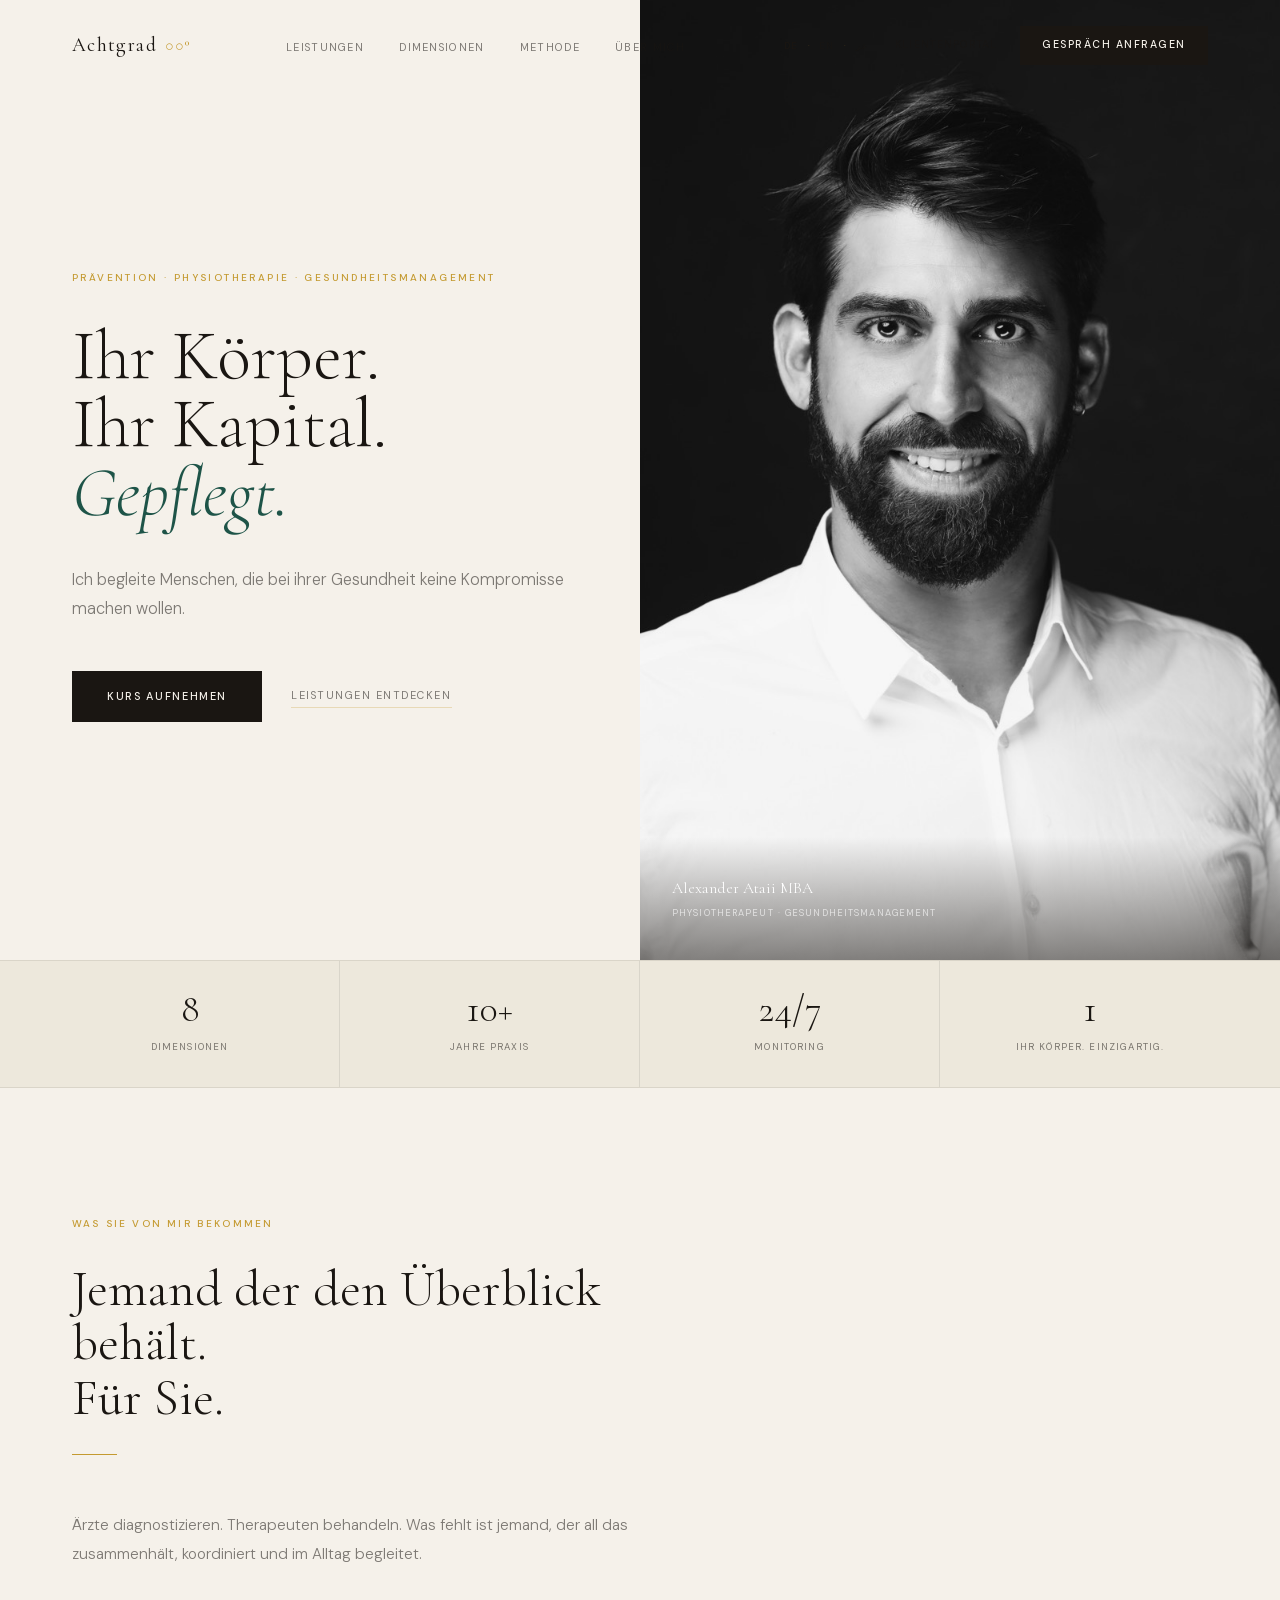
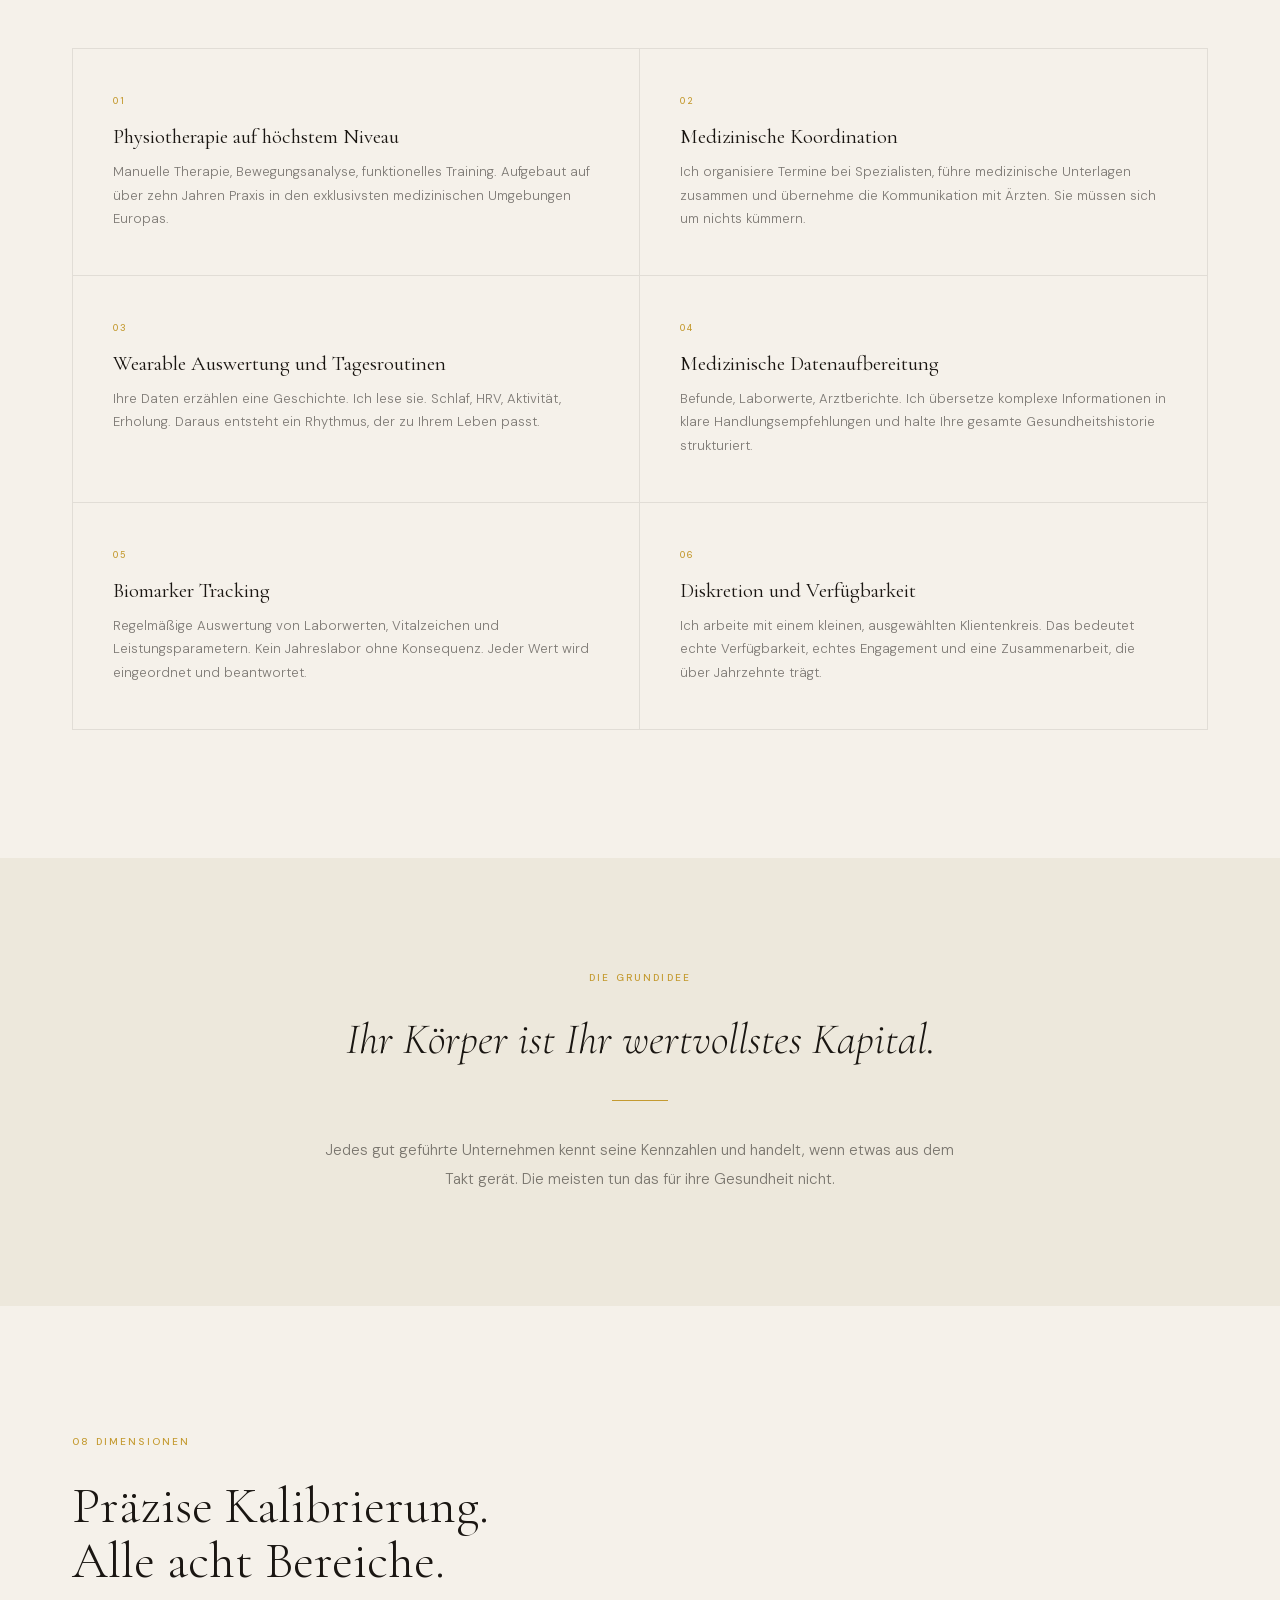
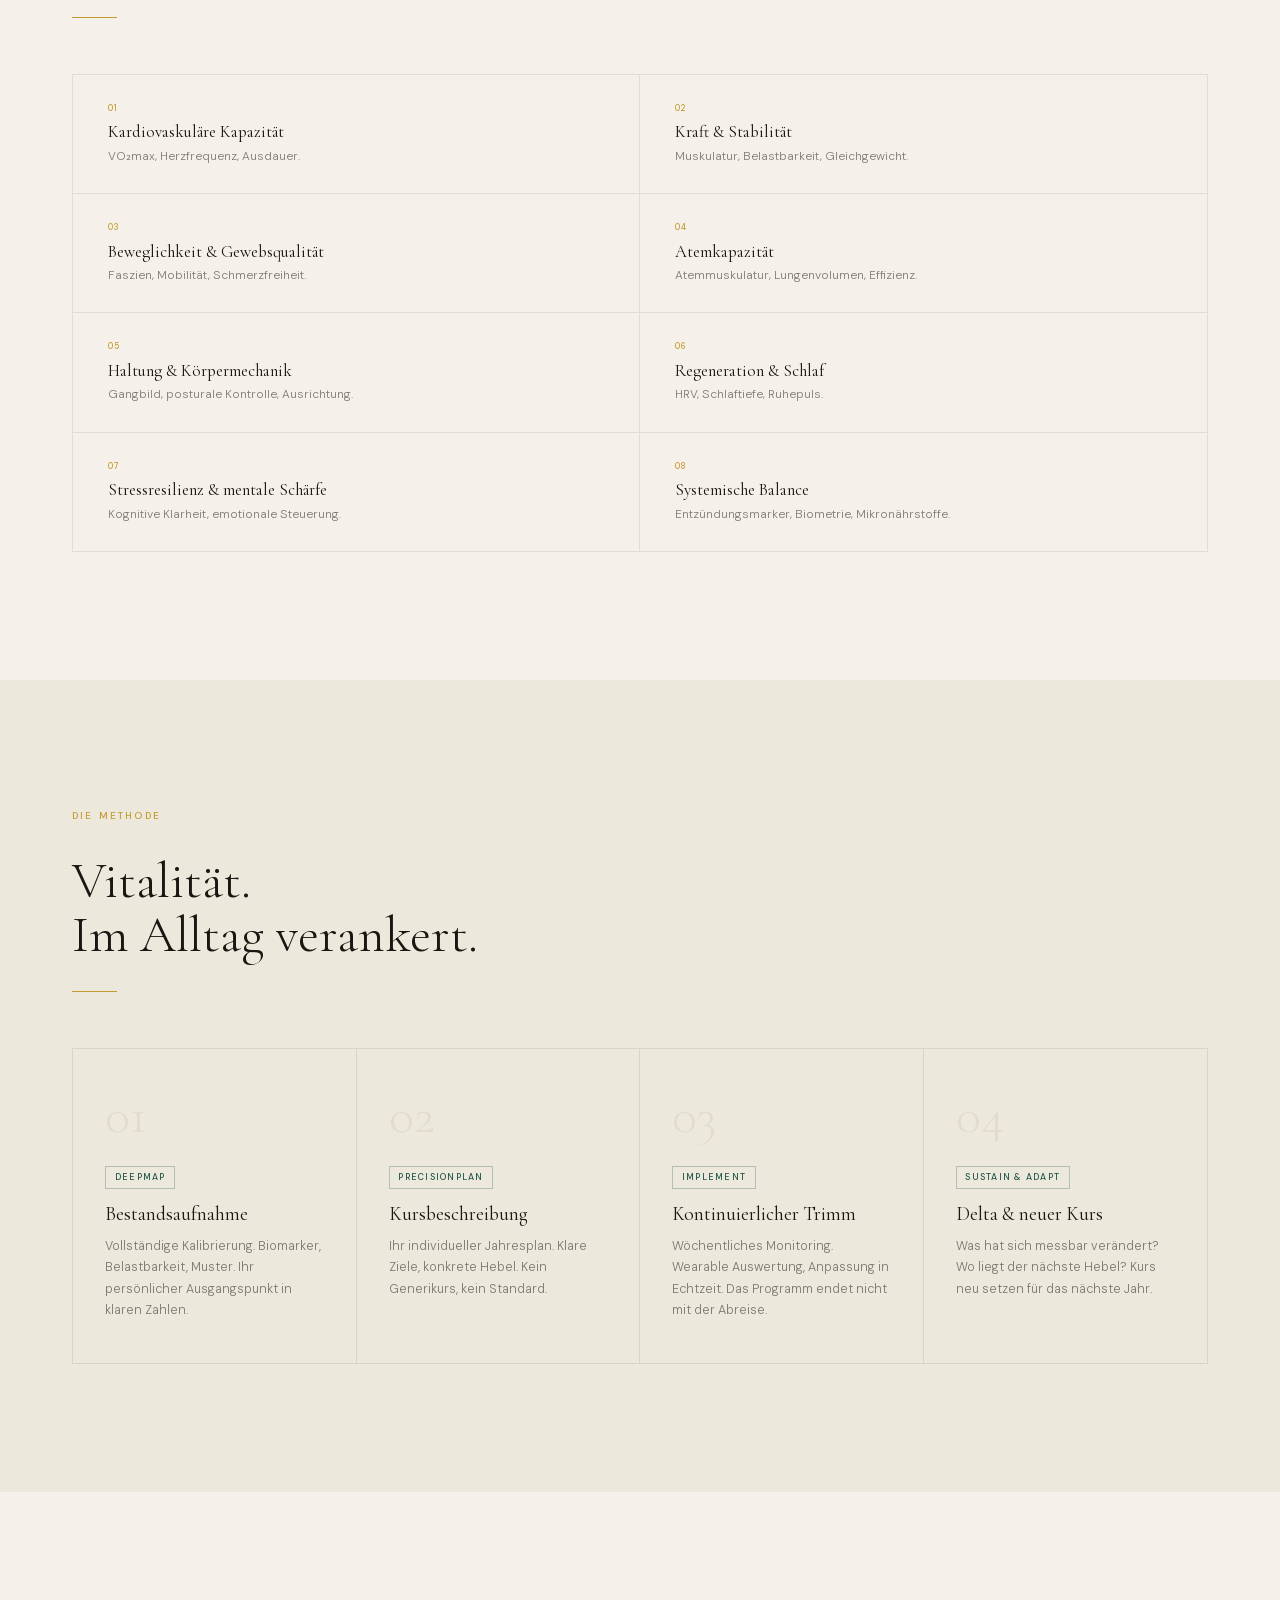
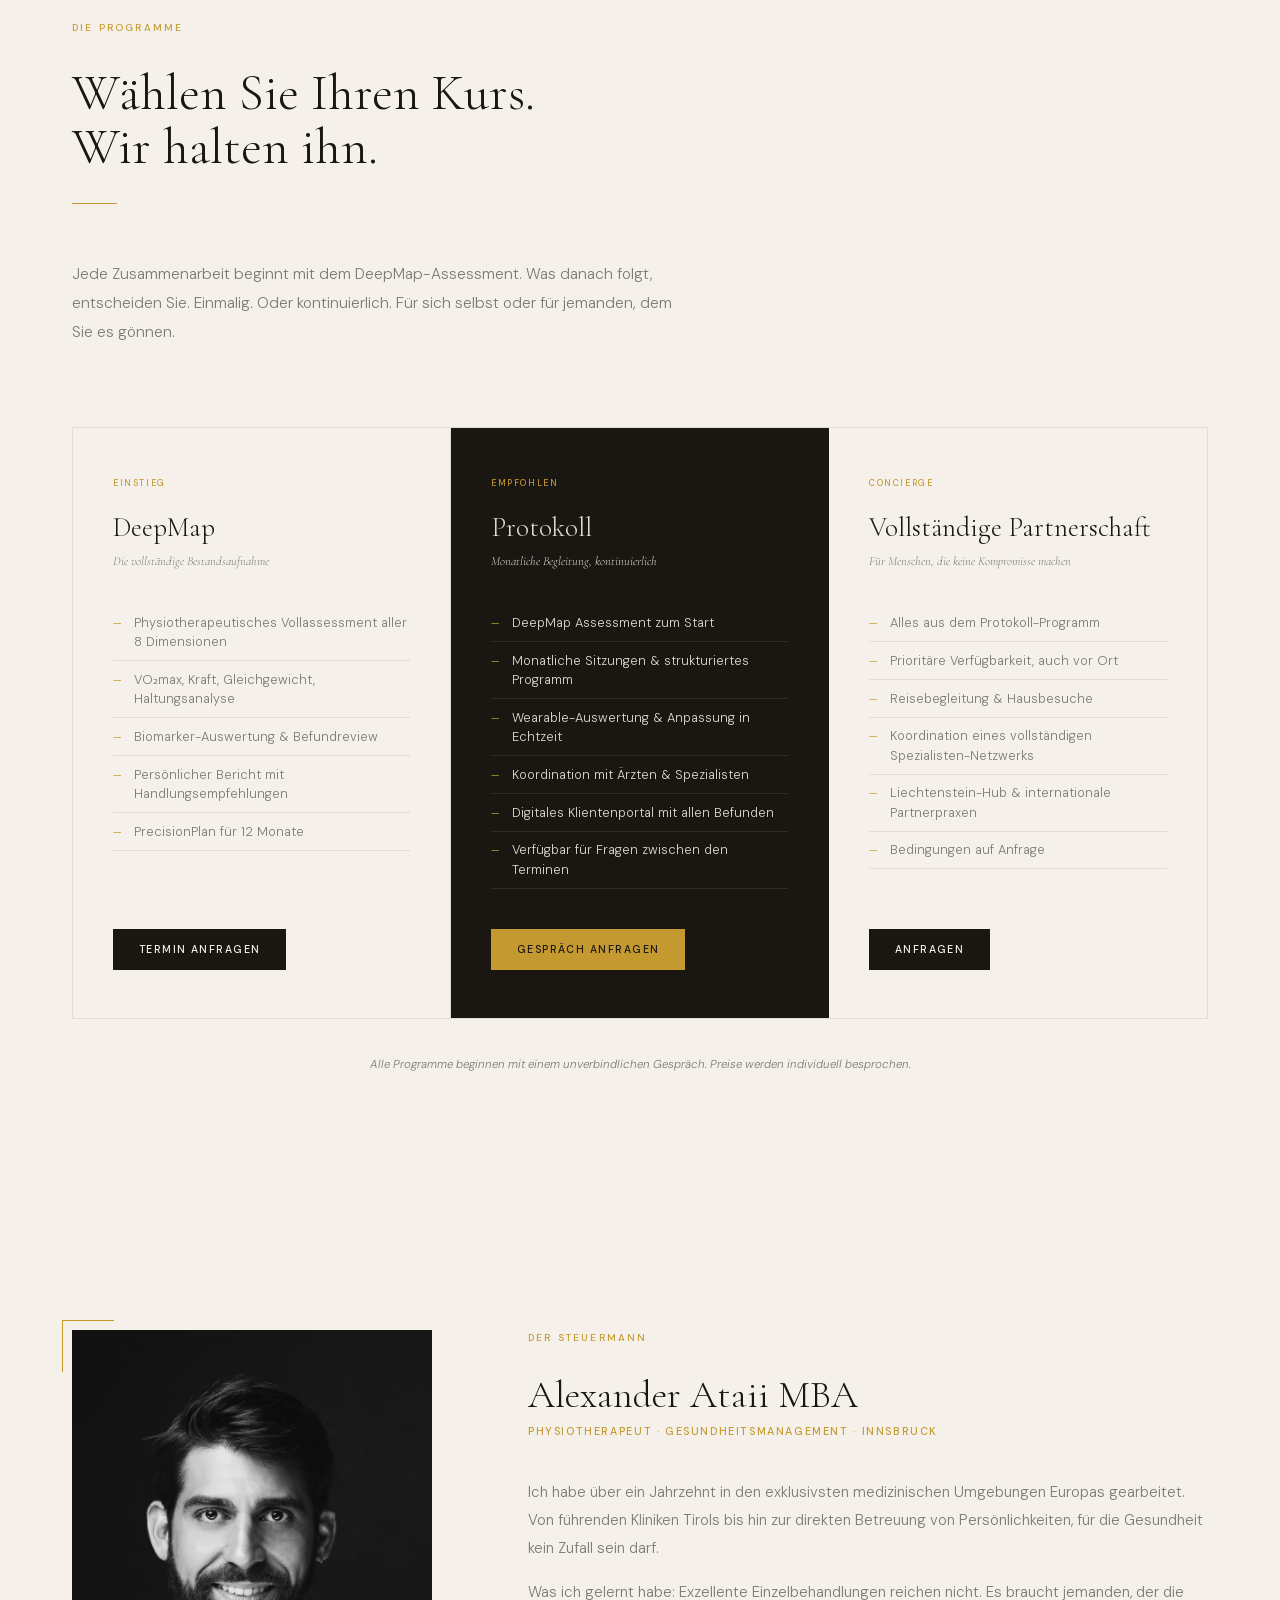
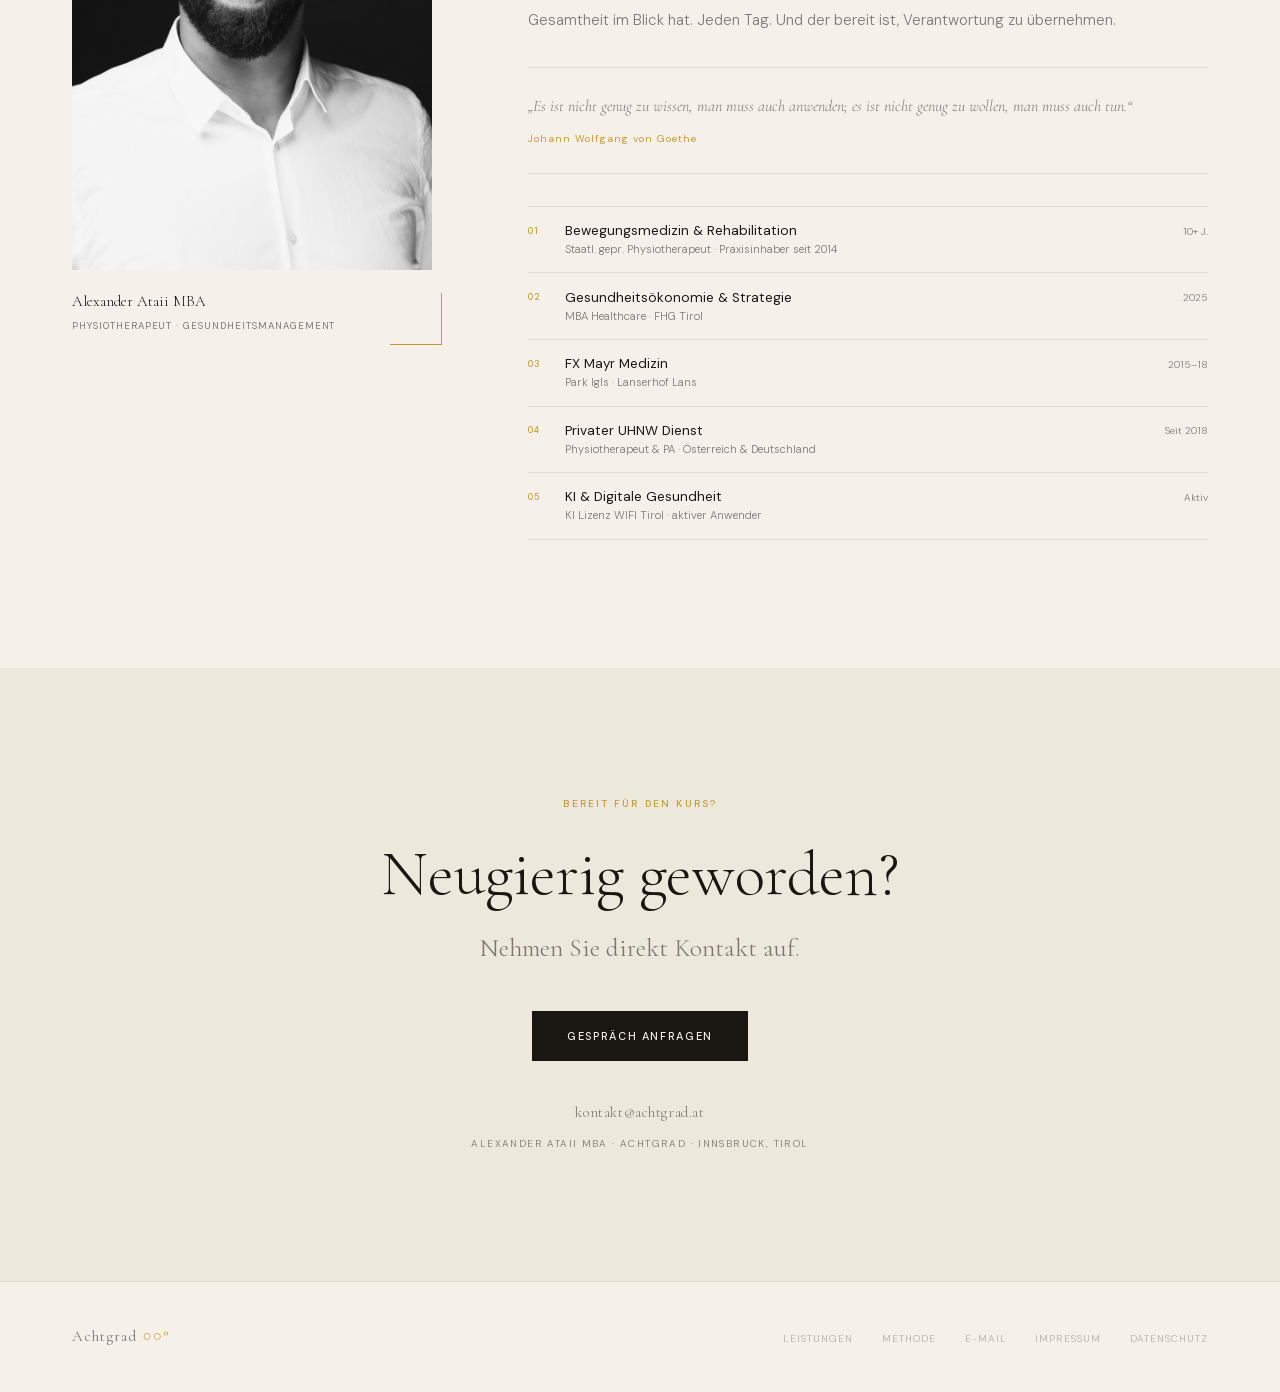
<file: index.html>
<!DOCTYPE html>
<html lang="de" dir="ltr">
<head>
<meta charset="UTF-8">
<meta name="viewport" content="width=device-width, initial-scale=1.0">
<title>Achtgrad &middot; Alexander Ataii MBA</title>
<meta name="description" content="Physiotherapie und Prävention für anspruchsvolle Menschen. Acht Dimensionen. Kontinuierlich. Diskret.">
<meta name="robots" content="index,follow">
<link rel="canonical" href="https://achtgrad.at/">
<link rel="preconnect" href="https://fonts.googleapis.com">
<link rel="preconnect" href="https://fonts.gstatic.com" crossorigin>
<link rel="stylesheet" href="https://fonts.googleapis.com/css2?family=Cormorant+Garamond:ital,wght@0,300;0,400;0,600;1,300;1,400&family=DM+Sans:opsz,wght@9..40,300;9..40,400;9..40,500&display=swap" media="print" onload="this.media='all'">
<link rel="stylesheet" href="/fonts/fonts.css">
<style>
:root{
  --bg:#f5f1ea;
  --bg-mid:#ede8dc;
  --bg-white:#ffffff;
  --text:#1a1612;
  --text-55:rgba(26,22,18,.55);
  --text-25:rgba(26,22,18,.20);
  --gold:#c49a30;
  --gold-lo:rgba(196,154,48,.12);
  --edge-gold:rgba(196,154,48,.28);
  --teal:#1e5448;
  --teal-lo:rgba(30,84,72,.12);
  --edge:rgba(26,22,18,.09);
  --serif:'Cormorant Garamond',Georgia,serif;
  --sans:'DM Sans',system-ui,sans-serif;
  --ease:cubic-bezier(0.16,1,0.3,1);
}
*,*::before,*::after{box-sizing:border-box;margin:0;padding:0}
html{scroll-behavior:smooth;background:var(--bg);color:var(--text)}
body{font-family:var(--sans);font-weight:300;line-height:1.7;overflow-x:hidden;background:var(--bg);max-width:100vw}
img{max-width:100%;display:block}
a{color:inherit;text-decoration:none}
button{cursor:pointer;font-family:var(--sans)}
h1,h2,h3{font-family:var(--serif);font-weight:300;line-height:1.04;color:var(--text)}

/* ── NAV ── */
nav{position:fixed;top:0;left:0;right:0;z-index:800;padding:1.6rem 0;transition:background .35s,padding .35s,border-color .35s;border-bottom:1px solid transparent}
nav.stuck{background:rgba(245,241,234,.97);padding:1rem 0;border-bottom-color:var(--edge);backdrop-filter:blur(12px);-webkit-backdrop-filter:blur(12px)}
.nr{display:flex;align-items:center;justify-content:space-between;max-width:1200px;margin:0 auto;padding:0 2rem;gap:1.5rem}
.nl{font-family:var(--serif);font-size:1.22rem;font-weight:400;letter-spacing:.07em;color:var(--text);white-space:nowrap}
.nl em{font-style:normal;color:var(--gold);font-size:.9rem;margin-left:.12em}
.nlinks{display:flex;align-items:center;gap:2.2rem;list-style:none}
.nlinks a{font-size:.68rem;font-weight:400;letter-spacing:.12em;text-transform:uppercase;color:var(--text-55);transition:color .2s}
.nlinks a:hover{color:var(--text)}
.nright{display:flex;align-items:center;gap:1.4rem;white-space:nowrap}
.lb{display:flex;align-items:center;gap:.35rem}
.lbtn{font-family:var(--sans);font-size:.6rem;font-weight:500;letter-spacing:.1em;text-transform:uppercase;color:var(--text-55);background:none;border:none;padding:.15rem .25rem;transition:color .2s;cursor:pointer}
.lbtn.on{color:var(--text);font-weight:500}
.lbtn:hover{color:var(--text)}
.ld{color:var(--edge-gold);font-size:.5rem}
.nbtn-portal{font-size:.66rem;font-weight:400;letter-spacing:.12em;text-transform:uppercase;color:var(--text-55);transition:color .2s}
.nbtn-portal:hover{color:var(--text)}
.nbtn-cta{font-size:.66rem;font-weight:500;letter-spacing:.14em;text-transform:uppercase;color:var(--bg);background:var(--text);padding:.68rem 1.4rem;transition:background .2s,color .2s}
.nbtn-cta:hover{background:var(--gold);color:var(--bg)}
.hb{display:none;flex-direction:column;gap:5px;background:none;border:none;padding:4px;cursor:pointer;z-index:801}
.hb span{display:block;width:21px;height:1px;background:var(--text);transition:all .3s}

/* ── MOBILE OVERLAY ── */
.nm-overlay{display:none;position:fixed;inset:0;background:var(--bg);z-index:799;flex-direction:column;align-items:center;justify-content:center;gap:2.2rem}
.nm-overlay.open{display:flex}
.nm-overlay a{font-family:var(--serif);font-size:2rem;font-weight:300;color:var(--text);letter-spacing:.04em;transition:color .2s}
.nm-overlay a:hover{color:var(--gold)}
.nm-overlay .lb{margin-top:1rem;gap:.6rem}
.nm-overlay .lbtn{font-size:.75rem}

/* ── HERO ── */
#hero{min-height:100vh;display:grid;grid-template-columns:1fr 1fr;overflow:hidden}
.hero-text{display:flex;flex-direction:column;justify-content:center;padding:9rem 4rem 7rem 0;max-width:600px;margin-left:auto;padding-left:2rem}
.hero-eyebrow{font-size:.62rem;font-weight:500;letter-spacing:.24em;text-transform:uppercase;color:var(--gold);margin-bottom:2.2rem;display:block;opacity:0;animation:up .8s var(--ease) .2s forwards}
.hero-h1{font-size:clamp(3.4rem,5.5vw,6.2rem);font-weight:300;line-height:.97;color:var(--text);margin-bottom:2.4rem;opacity:0;animation:up .9s var(--ease) .35s forwards}
.hero-h1 em{font-style:italic;color:var(--teal)}
.hero-sub{font-size:clamp(.9rem,1.3vw,1.02rem);font-weight:300;color:var(--text-55);line-height:1.78;margin-bottom:3rem;max-width:34em;opacity:0;animation:up .9s var(--ease) .5s forwards}
.hero-actions{display:flex;align-items:center;gap:1.8rem;flex-wrap:wrap;opacity:0;animation:up .9s var(--ease) .65s forwards}
.btn-primary{font-size:.68rem;font-weight:500;letter-spacing:.15em;text-transform:uppercase;color:var(--bg);background:var(--text);padding:1rem 2.2rem;transition:background .2s,color .2s;border:none;cursor:pointer;display:inline-block;font-family:var(--sans)}
.btn-primary:hover{background:var(--gold)}
.btn-ghost{font-size:.68rem;font-weight:400;letter-spacing:.14em;text-transform:uppercase;color:var(--text-55);transition:color .2s;border-bottom:1px solid var(--edge-gold);padding-bottom:.15rem;display:inline-block}
.btn-ghost:hover{color:var(--text)}
.hero-photo{position:relative;overflow:hidden}
.hero-photo img{width:100%;height:100%;object-fit:cover;object-position:50% 15%;display:block}
.hero-photo-cap{position:absolute;bottom:0;left:0;right:0;padding:2.4rem 2rem;background:linear-gradient(to top,rgba(26,22,18,.52) 0%,transparent 100%)}
.hero-photo-cap p{font-family:var(--serif);font-size:1rem;color:#fff;font-weight:300}
.hero-photo-cap span{font-size:.58rem;font-weight:400;letter-spacing:.12em;text-transform:uppercase;color:rgba(255,255,255,.65);margin-top:.2rem;display:block}

/* ── STRIP ── */
.strip{background:var(--bg-mid);border-top:1px solid var(--edge);border-bottom:1px solid var(--edge)}
.strip-row{display:grid;grid-template-columns:repeat(4,1fr);max-width:1200px;margin:0 auto}
.strip-item{padding:1.8rem 2rem;border-right:1px solid var(--edge);text-align:center}
.strip-item:last-child{border-right:none}
.strip-n{font-family:var(--serif);font-size:2.4rem;font-weight:300;color:var(--text);display:block;margin-bottom:.2rem;line-height:1}
.strip-l{font-size:.6rem;font-weight:400;letter-spacing:.12em;text-transform:uppercase;color:var(--text-55)}

/* ── SHARED SECTION ELEMENTS ── */
.w{width:100%;max-width:1200px;margin:0 auto;padding:0 2rem}
section{padding:8rem 0;position:relative}
.ey{font-size:.62rem;font-weight:500;letter-spacing:.22em;text-transform:uppercase;color:var(--gold);display:block;margin-bottom:1.8rem}
.rule{width:2.8rem;height:1px;background:var(--gold);margin:1.8rem 0 3.5rem}
.section-h{font-size:clamp(2.2rem,4vw,3.8rem);margin-bottom:1.4rem;line-height:1.06}
.section-p{font-size:.96rem;color:var(--text-55);line-height:1.88;margin-bottom:1.1rem}

/* ── SERVICES ── */
#services{background:var(--bg)}
.slead{max-width:660px;margin-bottom:5rem}
.sv-list{display:grid;grid-template-columns:repeat(2,1fr);gap:0;border:1px solid var(--edge)}
.sv-item{background:var(--bg);padding:2.8rem 2.5rem;border-bottom:1px solid var(--edge);border-right:1px solid var(--edge);transition:background .25s;position:relative}
.sv-item:nth-child(even){border-right:none}
.sv-item:nth-last-child(-n+2){border-bottom:none}
.sv-item:hover{background:var(--bg-white)}
.sv-n{font-size:.56rem;font-weight:500;letter-spacing:.18em;text-transform:uppercase;color:var(--gold);margin-bottom:1rem;display:block}
.sv-t{font-family:var(--serif);font-size:1.3rem;font-weight:400;color:var(--text);margin-bottom:.65rem;line-height:1.18}
.sv-p{font-size:.82rem;color:var(--text-55);line-height:1.78;font-weight:300}

/* ── PHILOSOPHY (centered pullquote) ── */
#philosophy{background:var(--bg-mid);padding:7rem 0}
.phil-inner{max-width:720px;margin:0 auto;text-align:center}
.phil-h{font-family:var(--serif);font-size:clamp(1.9rem,3.4vw,3rem);font-weight:300;color:var(--text);line-height:1.14;margin-bottom:2rem;font-style:italic}
.phil-bar{width:3.5rem;height:1px;background:var(--gold);margin:2.2rem auto}
.phil-p{font-size:.94rem;color:var(--text-55);line-height:1.9;max-width:42em;margin:0 auto}

/* ── DIMENSIONS ── */
#dimensions{background:var(--bg)}
.dim-grid{display:grid;grid-template-columns:repeat(2,1fr);gap:0;border:1px solid var(--edge);margin-top:3rem}
.dim-item{padding:1.7rem 2.2rem;border-right:1px solid var(--edge);border-bottom:1px solid var(--edge);transition:background .2s}
.dim-item:nth-child(even){border-right:none}
.dim-item:nth-last-child(-n+2){border-bottom:none}
.dim-item:hover{background:var(--bg-white)}
.dim-n{font-size:.52rem;font-weight:500;letter-spacing:.14em;color:var(--gold);margin-bottom:.4rem}
.dim-t{font-family:var(--serif);font-size:1.05rem;font-weight:400;color:var(--text);margin-bottom:.2rem;line-height:1.2}
.dim-s{font-size:.74rem;color:var(--text-55);font-weight:300}

/* ── METHOD ── */
#method{background:var(--bg-mid)}
.method-grid{display:grid;grid-template-columns:repeat(4,1fr);gap:0;border:1px solid var(--edge);margin-top:3.5rem}
.method-step{padding:2.6rem 2rem;border-right:1px solid var(--edge);transition:background .25s}
.method-step:last-child{border-right:none}
.method-step:hover{background:var(--bg-white)}
.method-n{font-family:var(--serif);font-size:3.2rem;font-weight:300;color:rgba(26,22,18,.06);line-height:1;margin-bottom:1.2rem}
.method-tag{font-size:.56rem;font-weight:500;letter-spacing:.14em;text-transform:uppercase;color:var(--teal);border:1px solid rgba(30,84,72,.28);display:inline-block;padding:.18rem .55rem;margin-bottom:.9rem}
.method-t{font-family:var(--serif);font-size:1.2rem;font-weight:400;color:var(--text);margin-bottom:.6rem;line-height:1.18}
.method-p{font-size:.78rem;color:var(--text-55);line-height:1.72;font-weight:300}

/* ── MEMBERSHIP / RETAINER ── */
#membership{background:var(--bg)}
.mem-intro{max-width:600px;margin-bottom:5rem}
.mem-grid{display:grid;grid-template-columns:repeat(3,1fr);gap:0;border:1px solid var(--edge)}
.mem-card{padding:3rem 2.5rem;border-right:1px solid var(--edge);display:flex;flex-direction:column;transition:background .25s;position:relative}
.mem-card:last-child{border-right:none}
.mem-card:hover{background:var(--bg-white)}
.mem-badge{font-size:.55rem;font-weight:500;letter-spacing:.18em;text-transform:uppercase;color:var(--gold);margin-bottom:1.4rem;display:block}
.mem-t{font-family:var(--serif);font-size:1.7rem;font-weight:300;color:var(--text);margin-bottom:.5rem;line-height:1.1}
.mem-sub{font-size:.78rem;color:var(--text-55);margin-bottom:2rem;font-style:italic;font-family:var(--serif)}
.mem-list{list-style:none;margin-bottom:2.5rem;flex:1}
.mem-list li{font-size:.8rem;color:var(--text-55);padding:.55rem 0;border-bottom:1px solid var(--edge);display:flex;gap:.75rem;align-items:baseline;line-height:1.5}
.mem-list li::before{content:'—';color:var(--gold);font-size:.65rem;flex-shrink:0}
.mem-cta{font-size:.66rem;font-weight:500;letter-spacing:.14em;text-transform:uppercase;color:var(--bg);background:var(--text);padding:.75rem 1.6rem;text-align:center;transition:background .2s;cursor:pointer;border:none;font-family:var(--sans);display:inline-block;align-self:flex-start}
.mem-cta:hover{background:var(--gold)}
.mem-card.featured{background:var(--text)}
.mem-card.featured .mem-badge{color:var(--gold)}
.mem-card.featured .mem-t,.mem-card.featured .mem-sub,.mem-card.featured .mem-list li{color:rgba(245,241,234,.9)}
.mem-card.featured .mem-list li::before{color:var(--gold)}
.mem-card.featured .mem-list li{border-bottom-color:rgba(245,241,234,.1)}
.mem-card.featured .mem-cta{background:var(--gold);color:var(--text)}
.mem-card.featured .mem-cta:hover{background:#d4aa50}
.mem-note{margin-top:2.2rem;font-size:.72rem;color:var(--text-55);font-style:italic;text-align:center;opacity:.7}

/* ── ABOUT (bio only — portrait is in hero) ── */
#about{background:var(--bg)}
.about-grid{display:grid;grid-template-columns:360px 1fr;gap:6rem;align-items:start}
.about-photo-wrap{position:relative}
.about-photo-wrap::before{content:'';position:absolute;top:-10px;left:-10px;width:52px;height:52px;border-top:1px solid var(--gold);border-left:1px solid var(--gold);z-index:1}
.about-photo-wrap::after{content:'';position:absolute;bottom:-10px;right:-10px;width:52px;height:52px;border-bottom:1px solid var(--gold);border-right:1px solid var(--gold);z-index:1}
.about-photo-wrap img{width:100%;display:block}
.about-cap{margin-top:1.2rem}
.about-cap p{font-family:var(--serif);font-size:.95rem;color:var(--text)}
.about-cap span{font-size:.6rem;font-weight:400;letter-spacing:.1em;text-transform:uppercase;color:var(--text-55);margin-top:.2rem;display:block}
.about-body h2{font-size:clamp(1.8rem,3vw,2.8rem);margin-bottom:.4rem}
.about-sub{font-size:.67rem;font-weight:500;letter-spacing:.15em;text-transform:uppercase;color:var(--gold);margin-bottom:2.4rem;display:block}
.about-p{font-size:.93rem;color:var(--text-55);line-height:1.88;margin-bottom:1rem}
.about-quote{font-family:var(--serif);font-size:1rem;font-style:italic;color:var(--text-55);border-top:1px solid var(--edge);border-bottom:1px solid var(--edge);padding:1.6rem 0;margin:2rem 0;line-height:1.72}
.about-quote cite{display:block;font-style:normal;font-family:var(--sans);font-size:.62rem;font-weight:400;letter-spacing:.1em;color:var(--gold);margin-top:.6rem}
.creds{margin-top:1.8rem;border-top:1px solid var(--edge)}
.cred{display:grid;grid-template-columns:1.4rem 1fr auto;gap:.9rem;align-items:start;padding:.95rem 0;border-bottom:1px solid var(--edge)}
.cred-n{font-size:.55rem;font-weight:500;letter-spacing:.1em;color:var(--gold);padding-top:.1rem}
.cred-t{font-size:.84rem;color:var(--text);font-weight:400;line-height:1.35}
.cred-t small{display:block;font-size:.7rem;color:var(--text-55);font-weight:300;margin-top:.12rem}
.cred-y{font-size:.62rem;font-weight:300;color:var(--text-55);white-space:nowrap;padding-top:.1rem}

/* ── CONTACT ── */
#contact{background:var(--bg-mid);text-align:center}
.contact-inner{max-width:580px;margin:0 auto}
#contact h2{font-size:clamp(2.5rem,5vw,5rem);margin-bottom:1.4rem}
#contact .section-p{margin-bottom:2.8rem}
.contact-email{font-family:var(--serif);font-size:.92rem;font-weight:300;color:var(--text-55);display:block;margin-top:2.4rem;letter-spacing:.04em;transition:color .2s}
.contact-email:hover{color:var(--gold)}
.contact-loc{font-size:.62rem;letter-spacing:.14em;text-transform:uppercase;color:var(--text-55);margin-top:.7rem;opacity:.55}

/* ── FOOTER ── */
footer{background:var(--bg);padding:2.6rem 0;border-top:1px solid var(--edge)}
.fr{display:flex;align-items:center;justify-content:space-between;flex-wrap:wrap;gap:1.2rem}
.flogo{font-family:var(--serif);font-size:.95rem;font-weight:400;letter-spacing:.07em;color:var(--text-55)}
.flogo em{font-style:normal;color:var(--gold)}
.flinks{display:flex;gap:1.8rem;list-style:none}
.flinks a{font-size:.62rem;letter-spacing:.1em;text-transform:uppercase;color:var(--text-55);opacity:.55;transition:opacity .2s}
.flinks a:hover{opacity:1}
.impr-btn{font-size:.62rem;letter-spacing:.1em;text-transform:uppercase;color:var(--text-55);background:none;border:none;opacity:.45;transition:opacity .2s;cursor:pointer}
.impr-btn:hover{opacity:1}
.impr-body{max-height:0;overflow:hidden;transition:max-height .4s var(--ease)}
.impr-body.open{max-height:220px;border-top:1px solid var(--edge);margin-top:1.4rem;padding-top:1.4rem}
.impr-body p{font-size:.7rem;color:var(--text-55);opacity:.5;line-height:1.8}

/* ── REVEAL ── */
.rv{opacity:0;transform:translateY(24px);transition:opacity .75s var(--ease),transform .75s var(--ease)}
.no-js .rv{opacity:1;transform:none}
.rv.in{opacity:1;transform:none}
.d1{transition-delay:.1s}.d2{transition-delay:.2s}.d3{transition-delay:.3s}
@keyframes up{from{opacity:0;transform:translateY(22px)}to{opacity:1;transform:none}}

/* ── RTL ── */
[dir="rtl"] .hero-text{margin-left:0;margin-right:auto;padding-left:0;padding-right:2rem}
[dir="rtl"] .nlinks{flex-direction:row-reverse}
[dir="rtl"] .lb{flex-direction:row-reverse}

/* ── RESPONSIVE ── */
@media(max-width:1000px){
  .about-grid{grid-template-columns:280px 1fr;gap:3.5rem}
}
@media(max-width:860px){
  .mem-grid{grid-template-columns:1fr}
  .mem-card{border-right:none;border-bottom:1px solid var(--edge)}
  .mem-card:last-child{border-bottom:none}
  .mem-card.featured{order:-1}
  #hero{grid-template-columns:1fr;min-height:auto}
  .hero-photo{height:75vw;min-height:320px;max-height:520px;order:1;width:100%}
  .hero-text{max-width:none;padding:2.5rem 1.75rem 3.5rem;margin-left:0;order:2}
  .sv-list{grid-template-columns:1fr}
  .sv-item{border-right:none}
  .sv-item:nth-last-child(-n+2){border-bottom:1px solid var(--edge)}
  .sv-item:last-child{border-bottom:none}
  .about-grid{grid-template-columns:1fr}
  .about-photo-wrap{max-width:300px}
  .method-grid{grid-template-columns:1fr 1fr}
  .method-step:nth-child(2){border-right:none}
  .method-step:nth-child(3){border-top:1px solid var(--edge)}
  .strip-row{grid-template-columns:1fr 1fr}
  .strip-item:nth-child(2){border-right:none}
  .strip-item:nth-child(3){border-top:1px solid var(--edge)}
  section{padding:5.5rem 0}
}
@media(max-width:860px){
  .nlinks,.nright{display:none}
  .hb{display:flex}
  .method-grid{grid-template-columns:1fr}
  .method-step{border-right:none;border-bottom:1px solid var(--edge)}
  .method-step:last-child{border-bottom:none}
  .dim-grid{grid-template-columns:1fr}
  .dim-item{border-right:none}
  .dim-item:nth-last-child(-n+2){border-bottom:1px solid var(--edge)}
  .dim-item:last-child{border-bottom:none}
}
@media(max-width:400px){
  .strip-row{grid-template-columns:1fr}
  .strip-item{border-right:none;border-bottom:1px solid var(--edge)}
  .strip-item:last-child{border-bottom:none}
}
</style>
<noscript><style>.rv{opacity:1!important;transform:none!important}</style></noscript>
</head>
<body>

<nav id="nav">
  <div class="nr">
    <a href="#" class="nl">Achtgrad <em>&#9675;&#9675;&deg;</em></a>
    <button class="hb" id="hbg" aria-label="Menu"><span></span><span></span><span></span></button>
    <ul class="nlinks">
      <li><a href="leistungen.html" data-t="nsv">Leistungen</a></li>
      <li><a href="#dimensions">Dimensionen</a></li>
      <li><a href="#method" data-t="nme">Methode</a></li>
      <li><a href="#about" data-t="nab">&#220;ber mich</a></li>
    </ul>
    <div class="nright">
      <div class="lb">
        <button class="lbtn on" data-l="de">DE</button>
        <span class="ld">&middot;</span>
        <button class="lbtn" data-l="en">EN</button>
        <span class="ld">&middot;</span>
        <button class="lbtn" data-l="ar">&#1593;&#1585;</button>
      </div>
      <a href="https://portal.achtgrad.at" class="nbtn-portal">Klientenportal</a>
      <a href="#" onclick="window.location.href='mail'+('to:kontakt@')+('achtgrad.at');return false;" class="nbtn-cta" data-t="nct">Gespr&#228;ch anfragen</a>
    </div>
  </div>
</nav>

<div class="nm-overlay" id="mobile-nav">
  <a href="leistungen.html" data-t="nsv">Leistungen</a>
  <a href="#dimensions">Dimensionen</a>
  <a href="#method" data-t="nme">Methode</a>
  <a href="#about" data-t="nab">&#220;ber mich</a>
  <a href="#" onclick="window.location.href='mail'+('to:kontakt@')+('achtgrad.at');return false;" data-t="nct">Gespr&#228;ch anfragen</a>
  <a href="https://portal.achtgrad.at">Klientenportal</a>
  <div class="lb">
    <button class="lbtn on" data-l="de">DE</button>
    <span class="ld">&middot;</span>
    <button class="lbtn" data-l="en">EN</button>
    <span class="ld">&middot;</span>
    <button class="lbtn" data-l="ar">&#1593;&#1585;</button>
  </div>
</div>

<!-- HERO -->
<section id="hero" style="padding:0">
  <div class="hero-text">
    <span class="hero-eyebrow" data-t="hov">Pr&#228;vention &middot; Physiotherapie &middot; Gesundheitsmanagement</span>
    <h1 class="hero-h1">
      <span data-t="hl1">Ihr K&#246;rper.</span><br>
      <span data-t="hl2">Ihr Kapital.</span><br>
      <em data-t="hl3">Gepflegt.</em>
    </h1>
    <p class="hero-sub" data-t="hsu">Ich begleite Menschen, die bei ihrer Gesundheit keine Kompromisse machen wollen.</p>
    <div class="hero-actions">
      <a href="#" onclick="window.location.href='mail'+('to:kontakt@')+('achtgrad.at');return false;" class="btn-primary" data-t="hct">Kurs aufnehmen</a>
      <a href="leistungen.html" class="btn-ghost" data-t="hsv">Leistungen entdecken</a>
    </div>
  </div>
  <div class="hero-photo">
    <img src="portrait.jpg" alt="Alexander Ataii MBA, Physiotherapeut Innsbruck">
    <div class="hero-photo-cap">
      <p>Alexander Ataii MBA</p>
      <span data-t="acap">Physiotherapeut &middot; Gesundheitsmanagement</span>
    </div>
  </div>
</section>

<!-- STRIP -->
<div class="strip">
  <div class="strip-row">
    <div class="strip-item rv"><span class="strip-n">8</span><span class="strip-l" data-t="st1">Dimensionen</span></div>
    <div class="strip-item rv d1"><span class="strip-n">10+</span><span class="strip-l" data-t="st2">Jahre Praxis</span></div>
    <div class="strip-item rv d2"><span class="strip-n">24/7</span><span class="strip-l" data-t="st3">Monitoring</span></div>
    <div class="strip-item rv d3"><span class="strip-n">1</span><span class="strip-l" data-t="st4">Ihr K&#246;rper. Einzigartig.</span></div>
  </div>
</div>

<!-- SERVICES -->
<section id="services">
  <div class="w">
    <div class="slead">
      <span class="ey rv" data-t="sey">Was Sie von mir bekommen</span>
      <h2 class="section-h rv d1" data-t="shl">Jemand der den &#220;berblick beh&#228;lt.<br>F&#252;r Sie.</h2>
      <div class="rule rv d2"></div>
      <p class="section-p rv d2" data-t="stx">&#196;rzte diagnostizieren. Therapeuten behandeln. Was fehlt ist jemand, der all das zusammenh&#228;lt, koordiniert und im Alltag begleitet.</p>
    </div>
    <div class="sv-list">
      <div class="sv-item rv"><span class="sv-n">01</span><div class="sv-t" data-t="s1t">Physiotherapie auf h&#246;chstem Niveau</div><p class="sv-p" data-t="s1p">Manuelle Therapie, Bewegungsanalyse, funktionelles Training. Aufgebaut auf &#252;ber zehn Jahren Praxis in den exklusivsten medizinischen Umgebungen Europas.</p></div>
      <div class="sv-item rv d1"><span class="sv-n">02</span><div class="sv-t" data-t="s2t">Medizinische Koordination</div><p class="sv-p" data-t="s2p">Ich organisiere Termine bei Spezialisten, f&#252;hre medizinische Unterlagen zusammen und &#252;bernehme die Kommunikation mit &#196;rzten. Sie m&#252;ssen sich um nichts k&#252;mmern.</p></div>
      <div class="sv-item rv"><span class="sv-n">03</span><div class="sv-t" data-t="s3t">Wearable Auswertung und Tagesroutinen</div><p class="sv-p" data-t="s3p">Ihre Daten erz&#228;hlen eine Geschichte. Ich lese sie. Schlaf, HRV, Aktivit&#228;t, Erholung. Daraus entsteht ein Rhythmus, der zu Ihrem Leben passt.</p></div>
      <div class="sv-item rv d1"><span class="sv-n">04</span><div class="sv-t" data-t="s4t">Medizinische Datenaufbereitung</div><p class="sv-p" data-t="s4p">Befunde, Laborwerte, Arztberichte. Ich &#252;bersetze komplexe Informationen in klare Handlungsempfehlungen und halte Ihre gesamte Gesundheitshistorie strukturiert.</p></div>
      <div class="sv-item rv"><span class="sv-n">05</span><div class="sv-t" data-t="s5t">Biomarker Tracking</div><p class="sv-p" data-t="s5p">Regelm&#228;&#223;ige Auswertung von Laborwerten, Vitalzeichen und Leistungsparametern. Kein Jahreslabor ohne Konsequenz. Jeder Wert wird eingeordnet und beantwortet.</p></div>
      <div class="sv-item rv d1"><span class="sv-n">06</span><div class="sv-t" data-t="s6t">Diskretion und Verf&#252;gbarkeit</div><p class="sv-p" data-t="s6p">Ich arbeite mit einem kleinen, ausgew&#228;hlten Klientenkreis. Das bedeutet echte Verf&#252;gbarkeit, echtes Engagement und eine Zusammenarbeit, die &#252;ber Jahrzehnte tr&#228;gt.</p></div>
    </div>
  </div>
</section>

<!-- PHILOSOPHY -->
<section id="philosophy">
  <div class="w">
    <div class="phil-inner rv">
      <span class="ey" data-t="pey">Die Grundidee</span>
      <h2 class="phil-h" data-t="phl">Ihr K&#246;rper ist Ihr wertvollstes Kapital.</h2>
      <div class="phil-bar"></div>
      <p class="phil-p" data-t="pp1">Jedes gut gef&#252;hrte Unternehmen kennt seine Kennzahlen und handelt, wenn etwas aus dem Takt ger&#228;t. Die meisten tun das f&#252;r ihre Gesundheit nicht.</p>
    </div>
  </div>
</section>

<!-- DIMENSIONS -->
<section id="dimensions">
  <div class="w">
    <span class="ey rv" data-t="pdim">08 Dimensionen</span>
    <h2 class="section-h rv d1">Pr&#228;zise Kalibrierung.<br>Alle acht Bereiche.</h2>
    <div class="rule rv d2"></div>
    <div class="dim-grid">
      <div class="dim-item rv"><div class="dim-n">01</div><div class="dim-t" data-t="d1t">Kardiovaskul&#228;re Kapazit&#228;t</div><div class="dim-s" data-t="d1s">VO&#8322;max, Herzfrequenz, Ausdauer.</div></div>
      <div class="dim-item rv d1"><div class="dim-n">02</div><div class="dim-t" data-t="d2t">Kraft &amp; Stabilit&#228;t</div><div class="dim-s" data-t="d2s">Muskulatur, Belastbarkeit, Gleichgewicht.</div></div>
      <div class="dim-item rv d2"><div class="dim-n">03</div><div class="dim-t" data-t="d3t">Beweglichkeit &amp; Gewebsqualit&#228;t</div><div class="dim-s" data-t="d3s">Faszien, Mobilit&#228;t, Schmerzfreiheit.</div></div>
      <div class="dim-item rv d3"><div class="dim-n">04</div><div class="dim-t" data-t="d4t">Atemkapazit&#228;t</div><div class="dim-s" data-t="d4s">Atemmuskulatur, Lungenvolumen, Effizienz.</div></div>
      <div class="dim-item rv"><div class="dim-n">05</div><div class="dim-t" data-t="d5t">Haltung &amp; K&#246;rpermechanik</div><div class="dim-s" data-t="d5s">Gangbild, posturale Kontrolle, Ausrichtung.</div></div>
      <div class="dim-item rv d1"><div class="dim-n">06</div><div class="dim-t" data-t="d6t">Regeneration &amp; Schlaf</div><div class="dim-s" data-t="d6s">HRV, Schlaftiefe, Ruhepuls.</div></div>
      <div class="dim-item rv d2"><div class="dim-n">07</div><div class="dim-t" data-t="d7t">Stressresilienz &amp; mentale Sch&#228;rfe</div><div class="dim-s" data-t="d7s">Kognitive Klarheit, emotionale Steuerung.</div></div>
      <div class="dim-item rv d3"><div class="dim-n">08</div><div class="dim-t" data-t="d8t">Systemische Balance</div><div class="dim-s" data-t="d8s">Entz&#252;ndungsmarker, Biometrie, Mikron&#228;hrstoffe.</div></div>
    </div>
  </div>
</section>

<!-- METHOD -->
<section id="method">
  <div class="w">
    <span class="ey rv" data-t="mey2">Die Methode</span>
    <h2 class="section-h rv d1" data-t="mhl2">Vitalit&#228;t.<br>Im Alltag verankert.</h2>
    <div class="rule rv d2"></div>
    <div class="method-grid">
      <div class="method-step rv"><div class="method-n">01</div><div class="method-tag" data-t="sg1">DeepMap</div><div class="method-t" data-t="st1t">Bestandsaufnahme</div><p class="method-p" data-t="st1p">Vollst&#228;ndige Kalibrierung. Biomarker, Belastbarkeit, Muster. Ihr pers&#246;nlicher Ausgangspunkt in klaren Zahlen.</p></div>
      <div class="method-step rv d1"><div class="method-n">02</div><div class="method-tag" data-t="sg2">PrecisionPlan</div><div class="method-t" data-t="st2t">Kursbeschreibung</div><p class="method-p" data-t="st2p">Ihr individueller Jahresplan. Klare Ziele, konkrete Hebel. Kein Generikurs, kein Standard.</p></div>
      <div class="method-step rv d2"><div class="method-n">03</div><div class="method-tag" data-t="sg3">Implement</div><div class="method-t" data-t="st3t">Kontinuierlicher Trimm</div><p class="method-p" data-t="st3p">W&#246;chentliches Monitoring. Wearable Auswertung, Anpassung in Echtzeit. Das Programm endet nicht mit der Abreise.</p></div>
      <div class="method-step rv d3"><div class="method-n">04</div><div class="method-tag" data-t="sg4">Sustain &amp; Adapt</div><div class="method-t" data-t="st4t">Delta &amp; neuer Kurs</div><p class="method-p" data-t="st4p">Was hat sich messbar ver&#228;ndert? Wo liegt der n&#228;chste Hebel? Kurs neu setzen f&#252;r das n&#228;chste Jahr.</p></div>
    </div>
  </div>
</section>

<!-- MEMBERSHIP -->
<section id="membership">
  <div class="w">
    <div class="mem-intro">
      <span class="ey rv" data-t="mprey">Die Programme</span>
      <h2 class="section-h rv d1" data-t="mprh">W&#228;hlen Sie Ihren Kurs.<br>Wir halten ihn.</h2>
      <div class="rule rv d2"></div>
      <p class="section-p rv d2" data-t="mprtx">Jede Zusammenarbeit beginnt mit dem DeepMap-Assessment. Was danach folgt, entscheiden Sie. Einmalig. Oder kontinuierlich. F&#252;r sich selbst oder f&#252;r jemanden, dem Sie es g&#246;nnen.</p>
    </div>
    <div class="mem-grid">

      <div class="mem-card rv">
        <span class="mem-badge" data-t="m1badge">Einstieg</span>
        <div class="mem-t" data-t="m1t">DeepMap</div>
        <div class="mem-sub" data-t="m1sub">Die vollst&#228;ndige Bestandsaufnahme</div>
        <ul class="mem-list">
          <li data-t="m1l1">Physiotherapeutisches Vollassessment aller 8 Dimensionen</li>
          <li data-t="m1l2">VO&#8322;max, Kraft, Gleichgewicht, Haltungsanalyse</li>
          <li data-t="m1l3">Biomarker-Auswertung &amp; Befundreview</li>
          <li data-t="m1l4">Pers&#246;nlicher Bericht mit Handlungsempfehlungen</li>
          <li data-t="m1l5">PrecisionPlan f&#252;r 12 Monate</li>
        </ul>
        <a href="#" onclick="window.location.href='mail'+('to:kontakt@')+('achtgrad.at');return false;" class="mem-cta" data-t="m1cta">Termin anfragen</a>
      </div>

      <div class="mem-card featured rv d1">
        <span class="mem-badge" data-t="m2badge">Empfohlen</span>
        <div class="mem-t" data-t="m2t">Protokoll</div>
        <div class="mem-sub" data-t="m2sub">Monatliche Begleitung, kontinuierlich</div>
        <ul class="mem-list">
          <li data-t="m2l1">DeepMap Assessment zum Start</li>
          <li data-t="m2l2">Monatliche Sitzungen &amp; strukturiertes Programm</li>
          <li data-t="m2l3">Wearable-Auswertung &amp; Anpassung in Echtzeit</li>
          <li data-t="m2l4">Koordination mit &#196;rzten &amp; Spezialisten</li>
          <li data-t="m2l5">Digitales Klientenportal mit allen Befunden</li>
          <li data-t="m2l6">Verf&#252;gbar f&#252;r Fragen zwischen den Terminen</li>
        </ul>
        <a href="#" onclick="window.location.href='mail'+('to:kontakt@')+('achtgrad.at');return false;" class="mem-cta" data-t="m2cta">Gespr&#228;ch anfragen</a>
      </div>

      <div class="mem-card rv d2">
        <span class="mem-badge" data-t="m3badge">Concierge</span>
        <div class="mem-t" data-t="m3t">Vollst&#228;ndige Partnerschaft</div>
        <div class="mem-sub" data-t="m3sub">F&#252;r Menschen, die keine Kompromisse machen</div>
        <ul class="mem-list">
          <li data-t="m3l1">Alles aus dem Protokoll-Programm</li>
          <li data-t="m3l2">Priorit&#228;re Verf&#252;gbarkeit, auch vor Ort</li>
          <li data-t="m3l3">Reisebegleitung &amp; Hausbesuche</li>
          <li data-t="m3l4">Koordination eines vollst&#228;ndigen Spezialisten-Netzwerks</li>
          <li data-t="m3l5">Liechtenstein-Hub &amp; internationale Partnerpraxen</li>
          <li data-t="m3l6">Bedingungen auf Anfrage</li>
        </ul>
        <a href="#" onclick="window.location.href='mail'+('to:kontakt@')+('achtgrad.at');return false;" class="mem-cta" data-t="m3cta">Anfragen</a>
      </div>

    </div>
    <p class="mem-note rv" data-t="mprnote">Alle Programme beginnen mit einem unverbindlichen Gespr&#228;ch. Preise werden individuell besprochen.</p>
  </div>
</section>

<!-- ABOUT -->
<section id="about">
  <div class="w">
    <div class="about-grid">
      <div class="about-photo-wrap rv">
        <img src="portrait.jpg" alt="Alexander Ataii MBA, Physiotherapeut Innsbruck">
        <div class="about-cap">
          <p>Alexander Ataii MBA</p>
          <span data-t="acap">Physiotherapeut &middot; Gesundheitsmanagement</span>
        </div>
      </div>
      <div class="about-body rv d1">
        <span class="ey" data-t="aey">Der Steuermann</span>
        <h2 data-t="anm">Alexander Ataii MBA</h2>
        <span class="about-sub" data-t="asu">Physiotherapeut &middot; Gesundheitsmanagement &middot; Innsbruck</span>
        <p class="about-p" data-t="ap1">Ich habe &#252;ber ein Jahrzehnt in den exklusivsten medizinischen Umgebungen Europas gearbeitet. Von f&#252;hrenden Kliniken Tirols bis hin zur direkten Betreuung von Pers&#246;nlichkeiten, f&#252;r die Gesundheit kein Zufall sein darf.</p>
        <p class="about-p" data-t="ap2">Was ich gelernt habe: Exzellente Einzelbehandlungen reichen nicht. Es braucht jemanden, der die Gesamtheit im Blick hat. Jeden Tag. Und der bereit ist, Verantwortung zu &#252;bernehmen.</p>
        <blockquote class="about-quote">
          <p data-t="aqt">&#8222;Es ist nicht genug zu wissen, man muss auch anwenden; es ist nicht genug zu wollen, man muss auch tun.&#8220;</p>
          <cite>Johann Wolfgang von Goethe</cite>
        </blockquote>
        <div class="creds">
          <div class="cred rv"><span class="cred-n">01</span><div><div class="cred-t" data-t="c1t">Bewegungsmedizin &amp; Rehabilitation<small data-t="c1s">Staatl. gepr. Physiotherapeut &middot; Praxisinhaber seit 2014</small></div></div><span class="cred-y">10+ J.</span></div>
          <div class="cred rv d1"><span class="cred-n">02</span><div><div class="cred-t" data-t="c2t">Gesundheits&#246;konomie &amp; Strategie<small data-t="c2s">MBA Healthcare &middot; FHG Tirol</small></div></div><span class="cred-y">2025</span></div>
          <div class="cred rv d2"><span class="cred-n">03</span><div><div class="cred-t" data-t="c3t">FX Mayr Medizin<small data-t="c3s">Park Igls &middot; Lanserhof Lans</small></div></div><span class="cred-y">2015&#8211;18</span></div>
          <div class="cred rv d3"><span class="cred-n">04</span><div><div class="cred-t" data-t="c4t">Privater UHNW Dienst<small data-t="c4s">Physiotherapeut &amp; PA &middot; &#214;sterreich &amp; Deutschland</small></div></div><span class="cred-y" data-t="csince">Seit 2018</span></div>
          <div class="cred rv"><span class="cred-n">05</span><div><div class="cred-t" data-t="c5t">KI &amp; Digitale Gesundheit<small data-t="c5s">KI Lizenz WIFI Tirol &middot; aktiver Anwender</small></div></div><span class="cred-y" data-t="cact">Aktiv</span></div>
        </div>
      </div>
    </div>
  </div>
</section>

<!-- CONTACT -->
<section id="contact">
  <div class="w">
    <div class="contact-inner">
      <span class="ey rv" data-t="cey">Bereit f&#252;r den Kurs?</span>
      <h2 class="rv d1" data-t="chl">Neugierig geworden?</h2>
      <p class="rv d1" style="font-family:var(--serif);font-size:clamp(1.2rem,2vw,1.7rem);font-weight:300;color:var(--text-55);margin-bottom:2.8rem;line-height:1.4" data-t="ctx">Nehmen Sie direkt Kontakt auf.</p>
      <a href="#" onclick="window.location.href='mail'+('to:kontakt@')+('achtgrad.at');return false;" class="btn-primary rv d2" data-t="cbt">Gespr&#228;ch anfragen</a>
      <a href="#" onclick="window.location.href='mail'+('to:kontakt@')+('achtgrad.at');return false;" class="contact-email rv d3">kontakt&#64;achtgrad.at</a>
      <p class="contact-loc rv">Alexander Ataii MBA &middot; Achtgrad &middot; Innsbruck, Tirol</p>
    </div>
  </div>
</section>

<footer>
  <div class="w">
    <div class="fr">
      <div class="flogo">Achtgrad <em>&#9675;&#9675;&deg;</em></div>
      <ul class="flinks">
        <li><a href="leistungen.html" data-t="nsv">Leistungen</a></li>
        <li><a href="#method" data-t="nme">Methode</a></li>
        <li><a href="#" onclick="window.location.href='mail'+('to:kontakt@')+('achtgrad.at');return false;" style="white-space:nowrap">E-Mail</a></li>
        <li><a href="impressum.html" style="white-space:nowrap" data-t="impr">Impressum</a></li>
        <li><a href="datenschutz.html" style="white-space:nowrap">Datenschutz</a></li>
      </ul>
    </div>
    <div class="impr-body" id="ibd">
      <p>Alexander Ataii MBA &middot; Physiotherapeut &middot; Einzelunternehmen<br>
      Goethestra&#223;e 9, 6020 Innsbruck, &#214;sterreich<br>
      E-Mail: kontakt&#64;achtgrad.at<br>
      Berufsbezeichnung: Physiotherapeut (verliehen in &#214;sterreich)<br>
      Aufsichtsbeh&#246;rde: Bezirkshauptmannschaft Innsbruck-Land</p>
    </div>
  </div>
</footer>

<script>
const T={
de:{nsv:"Leistungen",nph:"Philosophie",nme:"Methode",nab:"Über mich",nct:"Gespräch anfragen",hov:"Prävention · Physiotherapie · Gesundheitsmanagement",hl1:"Ihr Körper.",hl2:"Ihr Kapital.",hl3:"Gepflegt.",hsu:"Ich begleite Menschen, die bei ihrer Gesundheit keine Kompromisse machen wollen.",hct:"Kurs aufnehmen",hsv:"Leistungen entdecken",sey:"Was Sie von mir bekommen",shl:"Jemand der den Überblick behält.\nFür Sie.",stx:"Ärzte diagnostizieren. Therapeuten behandeln. Was fehlt ist jemand, der all das zusammenhält, koordiniert und im Alltag begleitet.",s1t:"Physiotherapie auf höchstem Niveau",s1p:"Manuelle Therapie, Bewegungsanalyse, funktionelles Training. Aufgebaut auf über zehn Jahren Praxis in den exklusivsten medizinischen Umgebungen Europas.",s2t:"Medizinische Koordination",s2p:"Ich organisiere Termine bei Spezialisten, führe medizinische Unterlagen zusammen und übernehme die Kommunikation mit Ärzten. Sie müssen sich um nichts kümmern.",s3t:"Wearable Auswertung und Tagesroutinen",s3p:"Ihre Daten erzählen eine Geschichte. Ich lese sie. Schlaf, HRV, Aktivität, Erholung. Daraus entsteht ein Rhythmus, der zu Ihrem Leben passt.",s4t:"Medizinische Datenaufbereitung",s4p:"Befunde, Laborwerte, Arztberichte. Ich übersetze komplexe Informationen in klare Handlungsempfehlungen und halte Ihre gesamte Gesundheitshistorie strukturiert.",s5t:"Biomarker Tracking",s5p:"Regelmäßige Auswertung von Laborwerten, Vitalzeichen und Leistungsparametern. Kein Jahreslabor ohne Konsequenz. Jeder Wert wird eingeordnet und beantwortet.",s6t:"Diskretion und Verfügbarkeit",s6p:"Ich arbeite mit einem kleinen, ausgewählten Klientenkreis. Das bedeutet echte Verfügbarkeit, echtes Engagement und eine Zusammenarbeit, die über Jahrzehnte trägt.",st1:"Dimensionen",st2:"Jahre Praxis",st3:"Monitoring",st4:"Ihr Körper. Einzigartig.",pey:"Die Grundidee",phl:"Ihr Körper ist Ihr wertvollstes Kapital.",pp1:"Jedes gut geführte Unternehmen kennt seine Kennzahlen und handelt, wenn etwas aus dem Takt gerät. Die meisten tun das für ihre Gesundheit nicht.",pp2:"Achtgrad bringt diese Klarheit. Durch das präzise Abstimmen von acht Dimensionen. Kontinuierlich. Diskret.",pdim:"08 Dimensionen",d1t:"Kardiovaskuläre Kapazität",d1s:"VO₂max, Herzfrequenz, Ausdauer.",d2t:"Kraft & Stabilität",d2s:"Muskulatur, Belastbarkeit, Gleichgewicht.",d3t:"Beweglichkeit & Gewebsqualität",d3s:"Faszien, Mobilität, Schmerzfreiheit.",d4t:"Atemkapazität",d4s:"Atemmuskulatur, Lungenvolumen, Effizienz.",d5t:"Haltung & Körpermechanik",d5s:"Gangbild, posturale Kontrolle, Ausrichtung.",d6t:"Regeneration & Schlaf",d6s:"HRV, Schlaftiefe, Ruhepuls.",d7t:"Stressresilienz & mentale Schärfe",d7s:"Kognitive Klarheit, emotionale Steuerung.",d8t:"Systemische Balance",d8s:"Entzündungsmarker, Biometrie, Mikronährstoffe.",mey2:"Die Methode",mhl2:"Vitalität.\nIm Alltag verankert.",sg1:"DeepMap",st1t:"Bestandsaufnahme",st1p:"Vollständige Kalibrierung. Biomarker, Belastbarkeit, Muster. Ihr persönlicher Ausgangspunkt in klaren Zahlen.",sg2:"PrecisionPlan",st2t:"Kursbeschreibung",st2p:"Ihr individueller Jahresplan. Klare Ziele, konkrete Hebel. Kein Generikurs, kein Standard.",sg3:"Implement",st3t:"Kontinuierlicher Trimm",st3p:"Wöchentliches Monitoring. Wearable Auswertung, Anpassung in Echtzeit. Das Programm endet nicht mit der Abreise.",sg4:"Sustain & Adapt",st4t:"Delta & neuer Kurs",st4p:"Was hat sich messbar verändert? Wo liegt der nächste Hebel? Kurs neu setzen für das nächste Jahr.",aey:"Der Steuermann",anm:"Alexander Ataii MBA",asu:"Physiotherapeut · Gesundheitsmanagement · Innsbruck",acap:"Physiotherapeut · Gesundheitsmanagement",ap1:"Ich habe über ein Jahrzehnt in den exklusivsten medizinischen Umgebungen Europas gearbeitet. Von führenden Kliniken Tirols bis hin zur direkten Betreuung von Persönlichkeiten, für die Gesundheit kein Zufall sein darf.",ap2:"Was ich gelernt habe: Exzellente Einzelbehandlungen reichen nicht. Es braucht jemanden, der die Gesamtheit im Blick hat. Jeden Tag. Und der bereit ist, Verantwortung zu übernehmen.",aqt:"„Es ist nicht genug zu wissen, man muss auch anwenden; es ist nicht genug zu wollen, man muss auch tun.“",c1t:"Bewegungsmedizin & Rehabilitation",c1s:"Staatl. gepr. Physiotherapeut · Praxisinhaber seit 2014",c2t:"Gesundheitsökonomie & Strategie",c2s:"MBA Healthcare · FHG Tirol",c3t:"FX Mayr Medizin",c3s:"Park Igls · Lanserhof Lans",c4t:"Privater UHNW Dienst",c4s:"Physiotherapeut & PA · Österreich & Deutschland",c5t:"KI & Digitale Gesundheit",c5s:"KI Lizenz WIFI Tirol · aktiver Anwender",csince:"Seit 2018",cact:"Aktiv",cey:"Bereit für den Kurs?",chl:"Neugierig geworden?",ctx:"Nehmen Sie direkt Kontakt auf.",cbt:"Gespräch anfragen",impr:"Impressum",mprey:"Die Programme",mprh:"Wählen Sie Ihren Kurs.\nWir halten ihn.",mprtx:"Jede Zusammenarbeit beginnt mit dem DeepMap-Assessment. Was danach folgt, entscheiden Sie. Einmalig. Oder kontinuierlich. Für sich selbst oder für jemanden, dem Sie es gönnen.",m1badge:"Einstieg",m1t:"DeepMap",m1sub:"Die vollständige Bestandsaufnahme",m1l1:"Physiotherapeutisches Vollassessment aller 8 Dimensionen",m1l2:"VO₂max, Kraft, Gleichgewicht, Haltungsanalyse",m1l3:"Biomarker-Auswertung & Befundreview",m1l4:"Persönlicher Bericht mit Handlungsempfehlungen",m1l5:"PrecisionPlan für 12 Monate",m1cta:"Termin anfragen",m2badge:"Empfohlen",m2t:"Protokoll",m2sub:"Monatliche Begleitung, kontinuierlich",m2l1:"DeepMap Assessment zum Start",m2l2:"Monatliche Sitzungen & strukturiertes Programm",m2l3:"Wearable-Auswertung & Anpassung in Echtzeit",m2l4:"Koordination mit Ärzten & Spezialisten",m2l5:"Digitales Klientenportal mit allen Befunden",m2l6:"Verfügbar für Fragen zwischen den Terminen",m2cta:"Gespräch anfragen",m3badge:"Concierge",m3t:"Vollständige Partnerschaft",m3sub:"Für Menschen, die keine Kompromisse machen",m3l1:"Alles aus dem Protokoll-Programm",m3l2:"Prioritäre Verfügbarkeit, auch vor Ort",m3l3:"Reisebegleitung & Hausbesuche",m3l4:"Koordination eines vollständigen Spezialisten-Netzwerks",m3l5:"Liechtenstein-Hub & internationale Partnerpraxen",m3l6:"Bedingungen auf Anfrage",m3cta:"Anfragen",mprnote:"Alle Programme beginnen mit einem unverbindlichen Gespräch. Preise werden individuell besprochen."},
en:{nsv:"Services",nph:"Philosophy",nme:"Method",nab:"About",nct:"Request Consultation",hov:"Prevention · Physiotherapy · Health Management",hl1:"Your Body.",hl2:"Your Capital.",hl3:"Cared For.",hsu:"I work with people who refuse to compromise when it comes to their health.",hct:"Start the Course",hsv:"Discover Services",sey:"What You Get From Me",shl:"Someone who keeps the overview.\nFor you.",stx:"Doctors diagnose. Therapists treat. What is missing is someone who holds it all together, coordinates it and accompanies you in daily life.",s1t:"Physiotherapy at the Highest Level",s1p:"Manual therapy, movement analysis, functional training. Built on over ten years of practice in Europe’s most exclusive medical environments.",s2t:"Medical Coordination",s2p:"I organise specialist appointments, consolidate medical records and handle all communication with physicians. You focus on what matters.",s3t:"Wearable Analysis and Daily Routines",s3p:"Your data tells a story. I read it. Sleep, HRV, activity, recovery. A rhythm that fits your life, not the other way around.",s4t:"Medical Data Processing",s4p:"Test results, lab values, medical reports. I translate complex information into clear recommendations and keep your entire health history structured.",s5t:"Biomarker Tracking",s5p:"Regular analysis of lab values, vital signs and performance parameters. No annual test without consequence. Every value is interpreted and addressed.",s6t:"Discretion and Availability",s6p:"I work with a small, selected group of clients. Real availability, real commitment, a partnership that holds over decades.",st1:"Dimensions",st2:"Years Practice",st3:"Monitoring",st4:"Your Body. Unique.",pey:"The Core Idea",phl:"Your body is your most valuable asset.",pp1:"Every well-run company knows its metrics and acts when something falls out of rhythm. Most people do not apply this to their health.",pdim:"08 Dimensions",d1t:"Cardiovascular Capacity",d1s:"VO₂max, heart rate, endurance.",d2t:"Strength & Stability",d2s:"Musculature, resilience, balance.",d3t:"Mobility & Tissue Quality",d3s:"Fascia, mobility, pain-free movement.",d4t:"Respiratory Capacity",d4s:"Breathing muscles, lung volume, efficiency.",d5t:"Posture & Body Mechanics",d5s:"Gait, postural control, alignment.",d6t:"Recovery & Sleep",d6s:"HRV, sleep depth, resting heart rate.",d7t:"Stress Resilience & Mental Clarity",d7s:"Cognitive clarity, emotional regulation.",d8t:"Systemic Balance",d8s:"Inflammation markers, biometrics, micronutrients.",mey2:"The Method",mhl2:"Vitality.\nAnchored in daily life.",sg1:"DeepMap",st1t:"Assessment",st1p:"Complete calibration. Biomarkers, resilience, patterns. Your personal baseline in clear numbers.",sg2:"PrecisionPlan",st2t:"Course Description",st2p:"Your individual annual plan. Clear goals, concrete levers. No generic program, no standard.",sg3:"Implement",st3t:"Continuous Trim",st3p:"Weekly monitoring. Wearable analysis, real-time adjustment. The program does not end when you leave.",sg4:"Sustain & Adapt",st4t:"Delta & New Course",st4p:"What has measurably changed? Where is the next lever? Set a new course for the coming year.",aey:"The Helmsman",anm:"Alexander Ataii MBA",asu:"Physiotherapist · Health Management · Innsbruck",acap:"Physiotherapist · Health Management",ap1:"I have spent over a decade in Europe’s most exclusive healthcare environments. From leading clinics in Tyrol to direct care of individuals for whom health cannot be left to chance.",ap2:"What I have learned: excellent individual treatments are not enough. It requires someone who keeps the full picture in view. Every day. Someone willing to take responsibility.",aqt:'"It is not enough to know, one must also apply; it is not enough to wish, one must also act."',c1t:"Movement Medicine & Rehabilitation",c1s:"State-certified physiotherapist · Practice owner since 2014",c2t:"Health Economics & Strategy",c2s:"MBA Healthcare · FHG Tyrol",c3t:"FX Mayr Medicine",c3s:"Park Igls · Lanserhof Lans",c4t:"Private UHNW Service",c4s:"Physiotherapist & PA · Austria & Germany",c5t:"AI & Digital Health",c5s:"AI License WIFI Tyrol · active practitioner",csince:"Since 2018",cact:"Active",cey:"Ready for the Course?",chl:"Curious?",ctx:"Get in touch directly.",cbt:"Request Consultation",impr:"Legal Notice",mprey:"The Programmes",mprh:"Choose your course.\nWe hold it.",mprtx:"Every collaboration begins with the DeepMap Assessment. What follows is your choice. Once. Or continuously. For yourself or for someone you care for.",m1badge:"Entry",m1t:"DeepMap",m1sub:"The complete baseline assessment",m1l1:"Full physiotherapy assessment across all 8 dimensions",m1l2:"VO₂max, strength, balance, postural analysis",m1l3:"Biomarker review & medical record analysis",m1l4:"Personal report with recommendations",m1l5:"PrecisionPlan for 12 months",m1cta:"Book appointment",m2badge:"Recommended",m2t:"Protocol",m2sub:"Monthly guidance, continuously",m2l1:"DeepMap Assessment at the start",m2l2:"Monthly sessions & structured programme",m2l3:"Wearable analysis & real-time adjustment",m2l4:"Coordination with doctors & specialists",m2l5:"Digital client portal with all reports",m2l6:"Available for questions between appointments",m2cta:"Request consultation",m3badge:"Concierge",m3t:"Full Partnership",m3sub:"For those who make no compromises",m3l1:"Everything in the Protocol programme",m3l2:"Priority availability, including on-site",m3l3:"Travel accompaniment & home visits",m3l4:"Coordination of a full specialist network",m3l5:"Liechtenstein Hub & international partner clinics",m3l6:"Terms on request",m3cta:"Enquire",mprnote:"All programmes begin with a no-obligation conversation. Fees are discussed individually."},
ar:{nsv:"الخدمات",nme:"المنهجية",nab:"عن الطبيب",nct:"طلب استشارة",hov:"الوقاية · العلاج الطبيعي · إدارة الصحة",hl1:"جسدك.",hl2:"رأس مالك.",hl3:"في أفضل حال.",hsu:"أرافق أشخاصاً لا يقبلون التنازل في ما يخص صحتهم.",hct:"ابدأ المسار",hsv:"اكتشف الخدمات",sey:"ما ستحصل عليه",pey:"الفكرة الأساسية",phl:"جسدك هو أثمن رأس مالك.",pdim:"۰۸ أبعاد",aey:"الربان",anm:"ألكسندر عطائي MBA",asu:"معالج فيزيائي · إنسبروك",acap:"معالج فيزيائي",cey:"مستعد؟",cbt:"طلب استشارة",impr:"بيانات قانونية",csince:"منذ 2018",cact:"نشط",mey2:"المنهجية",sg1:"DeepMap",sg2:"PrecisionPlan",sg3:"تطبيق",sg4:"استدامة",mprey:"البرامج",mprh:"اختر مسارك.\nنحن نحافظ عليه.",mprtx:"كل تعاون يبدأ بتقييم DeepMap. ما يتبع ذلك هو اختيارك. مرة واحدة. أو باستمرار. لنفسك أو لمن تحب.",m1badge:"البداية",m1t:"DeepMap",m1sub:"التقييم الشامل الكامل",m1l1:"تقييم علاجي فيزيائي كامل لجميع الأبعاد الـ 8",m1l2:"VO₂max، القوة، التوازن، تحليل الوضعية",m1l3:"مراجعة المؤشرات الحيوية والسجلات الطبية",m1l4:"تقرير شخصي مع توصيات",m1l5:"PrecisionPlan لمدة 12 شهراً",m1cta:"طلب موعد",m2badge:"موصى به",m2t:"البروتوكول",m2sub:"مرافقة شهرية ومستمرة",m2l1:"تقييم DeepMap في البداية",m2l2:"جلسات شهرية وبرنامج منظم",m2l3:"تحليل الأجهزة القابلة للارتداء وتعديل فوري",m2l4:"تنسيق مع الأطباء والمتخصصين",m2l5:"بوابة عميل رقمية مع جميع التقارير",m2l6:"متاح للأسئلة بين المواعيد",m2cta:"طلب استشارة",m3badge:"كونسيرج",m3t:"شراكة كاملة",m3sub:"لمن لا يقبل التنازل",m3l1:"كل شيء في برنامج البروتوكول",m3l2:"توفر أولوي، بما في ذلك الزيارات الميدانية",m3l3:"مرافقة في السفر وزيارات منزلية",m3l4:"تنسيق شبكة متخصصين كاملة",m3l5:"مركز ليختنشتاين وعيادات شريكة دولية",m3l6:"الشروط عند الطلب",m3cta:"استفسار",mprnote:"جميع البرامج تبدأ بمحادثة غير ملزمة. الأتعاب تُناقش بشكل فردي."}
};

let lang='de';
function setLang(l){
  lang=l;
  const h=document.documentElement;
  h.lang=l;h.dir=l==='ar'?'rtl':'ltr';
  document.querySelectorAll('[data-t]').forEach(el=>{
    const v=T[l][el.dataset.t];
    if(v===undefined)return;
    if((el.tagName==='H2'||el.tagName==='H1')&&v.includes('\n'))
      el.innerHTML=v.split('\n').join('<br>');
    else el.textContent=v;
  });
  document.querySelectorAll('.lbtn').forEach(b=>b.classList.toggle('on',b.dataset.l===l));
  try{localStorage.setItem('ag_l',l)}catch(e){}
}
document.querySelectorAll('.lbtn').forEach(b=>b.addEventListener('click',()=>setLang(b.dataset.l)));
try{const s=localStorage.getItem('ag_l');if(s&&T[s])setLang(s)}catch(e){}

// nav scroll
const navEl=document.getElementById('nav');
window.addEventListener('scroll',()=>navEl.classList.toggle('stuck',scrollY>40),{passive:true});

// hamburger
const hbg=document.getElementById('hbg'),mobileNav=document.getElementById('mobile-nav');
hbg.addEventListener('click',()=>{
  mobileNav.classList.toggle('open');
  document.body.style.overflow=mobileNav.classList.contains('open')?'hidden':'';
});
mobileNav.querySelectorAll('a').forEach(a=>a.addEventListener('click',()=>{
  mobileNav.classList.remove('open');document.body.style.overflow='';
}));

// reveal
setTimeout(()=>document.querySelectorAll('.rv').forEach(el=>el.classList.add('in')),350);
if('IntersectionObserver' in window){
  const obs=new IntersectionObserver(entries=>entries.forEach(e=>{
    if(e.isIntersecting){e.target.classList.add('in');obs.unobserve(e.target)}
  }),{threshold:.08,rootMargin:'0px 0px -32px 0px'});
  document.querySelectorAll('.rv').forEach(el=>obs.observe(el));
}

// impressum toggle
const ibt=document.getElementById('ibt');
if(ibt)ibt.addEventListener('click',()=>document.getElementById('ibd').classList.toggle('open'));

// smooth scroll anchors
document.querySelectorAll('a[href^="#"]').forEach(a=>a.addEventListener('click',e=>{
  const t=document.querySelector(a.getAttribute('href'));
  if(t){e.preventDefault();window.scrollTo({top:t.getBoundingClientRect().top+scrollY-72,behavior:'smooth'})}
}));
</script>
</body>
</html>
</file>
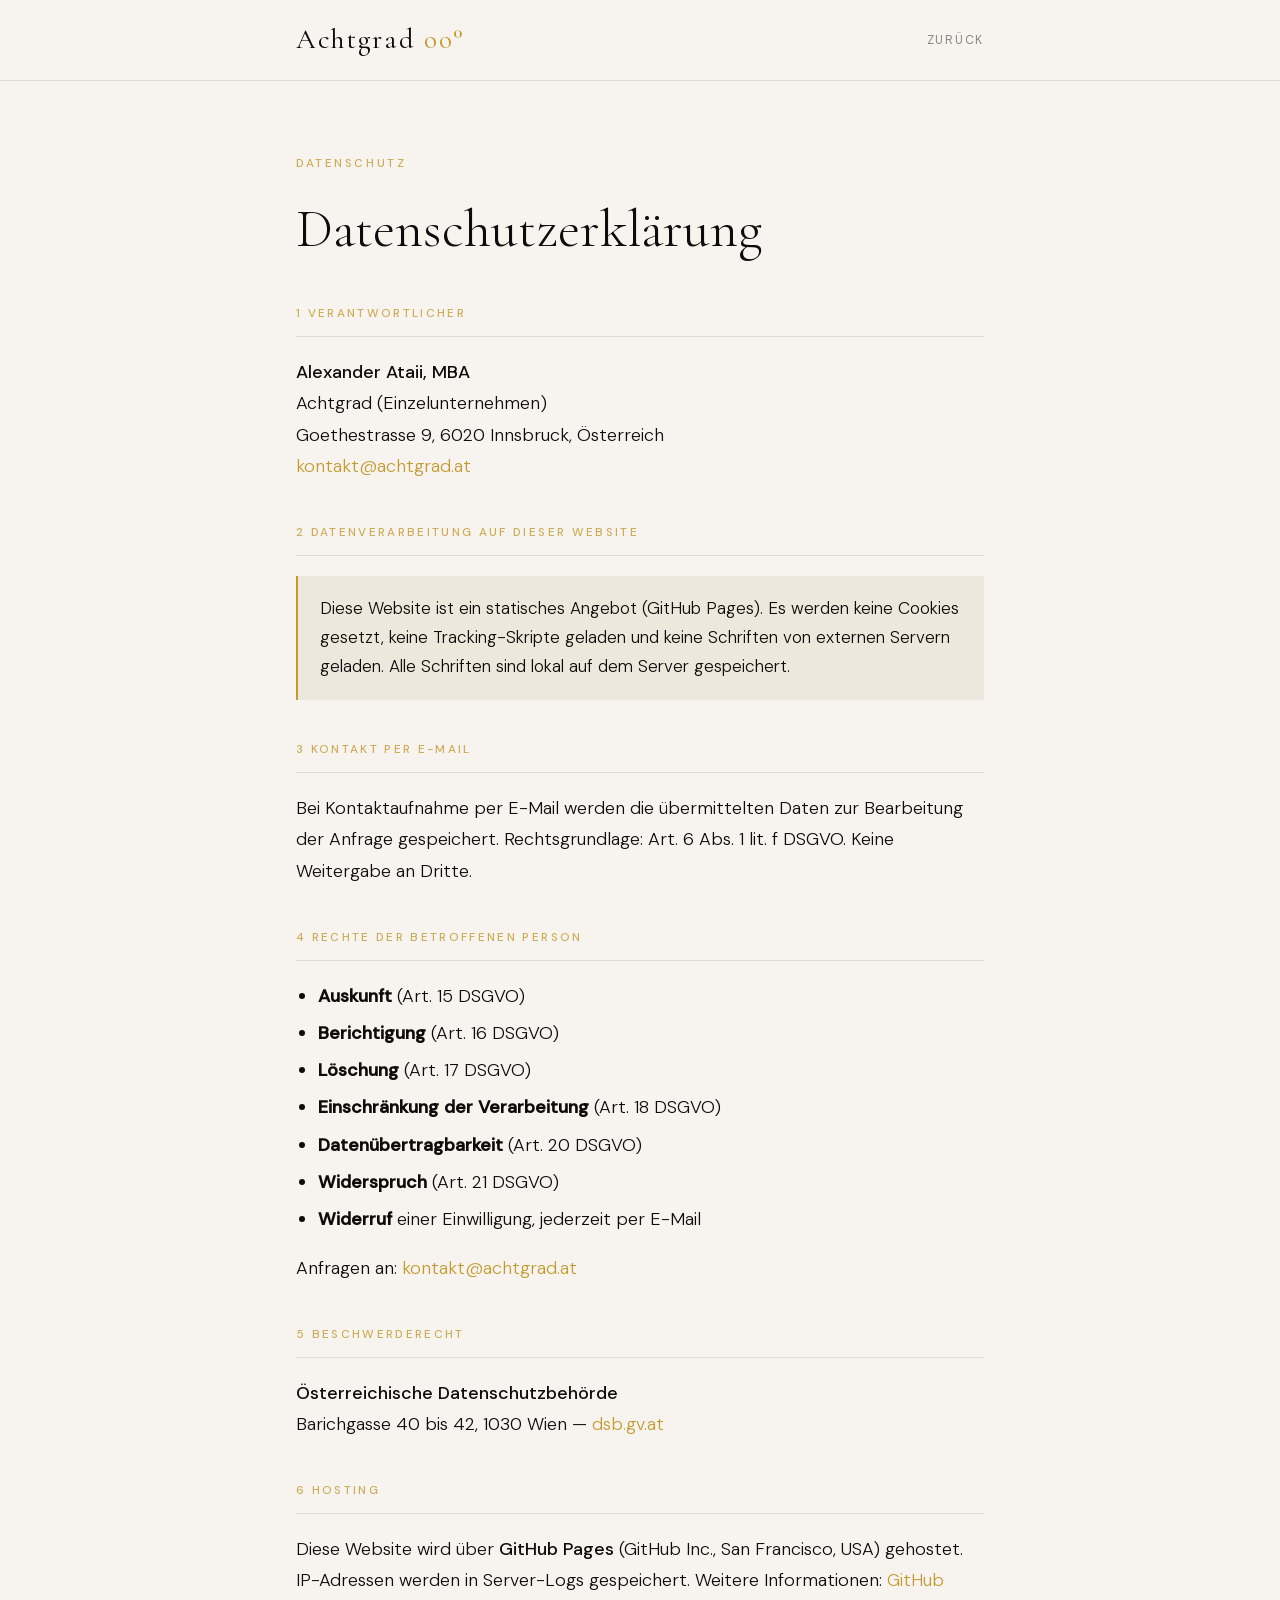
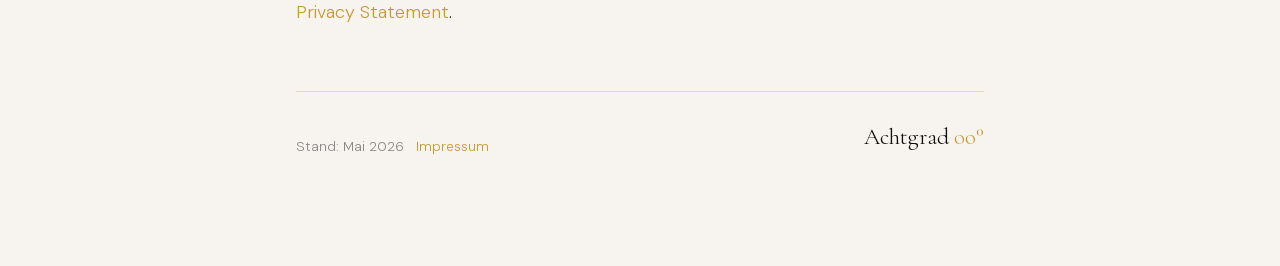
<file: datenschutz.html>
<!DOCTYPE html>
<html lang="de" dir="ltr">
<head>
<meta charset="UTF-8">
<meta name="viewport" content="width=device-width,initial-scale=1">
<title>Datenschutzerklärung Achtgrad</title>
<meta name="robots" content="noindex,nofollow">
<link rel="stylesheet" href="/fonts/fonts.css">
<style>
:root{
  --gold:#c49a30;
  --ink:#ede8dc;--mid:#0d1410;--cream:#090e0c;
  --muted:rgba(237,232,220,.55);--muted-2:rgba(237,232,220,.3);
  --edge:rgba(237,232,220,.08);--edge-gold:rgba(196,154,48,.20);
  --serif:'Cormorant Garamond',Georgia,serif;
  --sans:'DM Sans',system-ui,sans-serif;
}
html.day{
  --ink:#0D0C0A;--mid:#ede8dc;--cream:#f7f4ef;
  --muted:rgba(28,28,28,.5);--muted-2:rgba(28,28,28,.3);
  --edge:rgba(28,28,28,.1);--edge-gold:rgba(196,154,48,.3);
}
*,*::before,*::after{box-sizing:border-box;margin:0;padding:0}
html{background:var(--cream);color:var(--ink);font-size:18px;transition:background .35s,color .35s}
body{font-family:var(--sans);font-weight:300;line-height:1.72}
a{color:var(--gold);text-decoration:none}
a:hover{text-decoration:underline}

nav{
  position:sticky;top:0;
  background:var(--cream);
  backdrop-filter:blur(14px);
  border-bottom:1px solid var(--edge);
  padding:.9rem 0;
}
.nr{display:flex;align-items:center;justify-content:space-between;max-width:760px;margin:0 auto;padding:0 2rem}
.nl{font-family:var(--serif);font-size:1.55rem;font-weight:400;letter-spacing:.06em;color:var(--ink)}
.nl em{font-style:normal;color:var(--gold)}
.nav-back{font-size:.68rem;font-weight:400;letter-spacing:.14em;text-transform:uppercase;color:var(--muted);transition:color .2s}
.nav-back:hover{color:var(--gold)}

.wrap{max-width:760px;margin:0 auto;padding:4rem 2rem 6rem}
.doc-tag{font-size:.65rem;font-weight:500;letter-spacing:.22em;text-transform:uppercase;color:var(--gold);margin-bottom:1.4rem;display:block;opacity:.8}
h1{font-family:var(--serif);font-size:clamp(2rem,5vw,3rem);font-weight:300;line-height:1.1;margin-bottom:2.5rem;color:var(--ink)}

.sec{font-size:.65rem;font-weight:500;letter-spacing:.2em;text-transform:uppercase;color:var(--gold);margin:2.2rem 0 .7rem;opacity:.8}
.rule{border:none;border-bottom:1px solid var(--edge);margin-bottom:1.1rem}
p{font-size:1rem;color:var(--ink);margin-bottom:.7rem;line-height:1.75}
p strong{font-weight:500}
ul{padding-left:1.2rem;margin-bottom:1rem;font-size:1rem}
ul li{margin-bottom:.35rem;line-height:1.72}

.info-block{background:var(--mid);border-left:2px solid var(--gold);padding:1rem 1.2rem;margin:1rem 0 1.5rem;font-size:.95rem;line-height:1.72}

.ftr{margin-top:3.5rem;padding-top:1.4rem;border-top:1px solid var(--edge-gold);display:flex;justify-content:space-between;align-items:flex-end}
.ftr-note{font-size:.75rem;color:var(--muted);line-height:1.6}
.ftr-logo{font-family:var(--serif);font-size:1.3rem;color:var(--ink)}
.ftr-logo em{color:var(--gold);font-style:normal}

html.day nav{background:rgba(247,244,239,.97)}
@media(max-width:480px){.nr,.wrap{padding-left:1.25rem;padding-right:1.25rem}.nl{font-size:1.3rem}}
</style>
<script>
(function(){
  var light=window.matchMedia('(prefers-color-scheme:light)').matches;
  var dark=window.matchMedia('(prefers-color-scheme:dark)').matches;
  var h=new Date().getHours();
  if(light||(h>=7&&h<21&&!dark))document.documentElement.classList.add('day');
})();
</script>
</head>
<body>

<nav>
  <div class="nr">
    <a href="index.html" class="nl">Achtgrad <em>oo°</em></a>
    <a href="index.html" class="nav-back">Zurück</a>
  </div>
</nav>

<div class="wrap">
  <span class="doc-tag">Datenschutz</span>
  <h1>Datenschutzerklärung</h1>

  <div class="sec">1 Verantwortlicher</div>
  <div class="rule"></div>
  <p><strong>Alexander Ataii, MBA</strong><br>
  Achtgrad (Einzelunternehmen)<br>
  Goethestrasse 9, 6020 Innsbruck, Österreich<br>
  <a href="mailto:kontakt@achtgrad.at">kontakt@achtgrad.at</a></p>

  <div class="sec">2 Datenverarbeitung auf dieser Website</div>
  <div class="rule"></div>
  <div class="info-block">Diese Website ist ein statisches Angebot (GitHub Pages). Es werden keine Cookies gesetzt, keine Tracking-Skripte geladen und keine Schriften von externen Servern geladen. Alle Schriften sind lokal auf dem Server gespeichert.</div>

  <div class="sec">3 Kontakt per E-Mail</div>
  <div class="rule"></div>
  <p>Bei Kontaktaufnahme per E-Mail werden die übermittelten Daten zur Bearbeitung der Anfrage gespeichert. Rechtsgrundlage: Art. 6 Abs. 1 lit. f DSGVO. Keine Weitergabe an Dritte.</p>

  <div class="sec">4 Rechte der betroffenen Person</div>
  <div class="rule"></div>
  <ul>
    <li><strong>Auskunft</strong> (Art. 15 DSGVO)</li>
    <li><strong>Berichtigung</strong> (Art. 16 DSGVO)</li>
    <li><strong>Löschung</strong> (Art. 17 DSGVO)</li>
    <li><strong>Einschränkung der Verarbeitung</strong> (Art. 18 DSGVO)</li>
    <li><strong>Datenübertragbarkeit</strong> (Art. 20 DSGVO)</li>
    <li><strong>Widerspruch</strong> (Art. 21 DSGVO)</li>
    <li><strong>Widerruf</strong> einer Einwilligung, jederzeit per E-Mail</li>
  </ul>
  <p>Anfragen an: <a href="mailto:kontakt@achtgrad.at">kontakt@achtgrad.at</a></p>

  <div class="sec">5 Beschwerderecht</div>
  <div class="rule"></div>
  <p><strong>Österreichische Datenschutzbehörde</strong><br>
  Barichgasse 40 bis 42, 1030 Wien &mdash; <a href="https://www.dsb.gv.at" target="_blank" rel="noopener">dsb.gv.at</a></p>

  <div class="sec">6 Hosting</div>
  <div class="rule"></div>
  <p>Diese Website wird über <strong>GitHub Pages</strong> (GitHub Inc., San Francisco, USA) gehostet. IP-Adressen werden in Server-Logs gespeichert. Weitere Informationen: <a href="https://docs.github.com/en/site-policy/privacy-policies/github-general-privacy-statement" target="_blank" rel="noopener">GitHub Privacy Statement</a>.</p>

  <div class="ftr">
    <div class="ftr-note">Stand: Mai 2026 &nbsp; <a href="impressum.html">Impressum</a></div>
    <div class="ftr-logo">Achtgrad <em>oo°</em></div>
  </div>
</div>

</body>
</html>
</file>
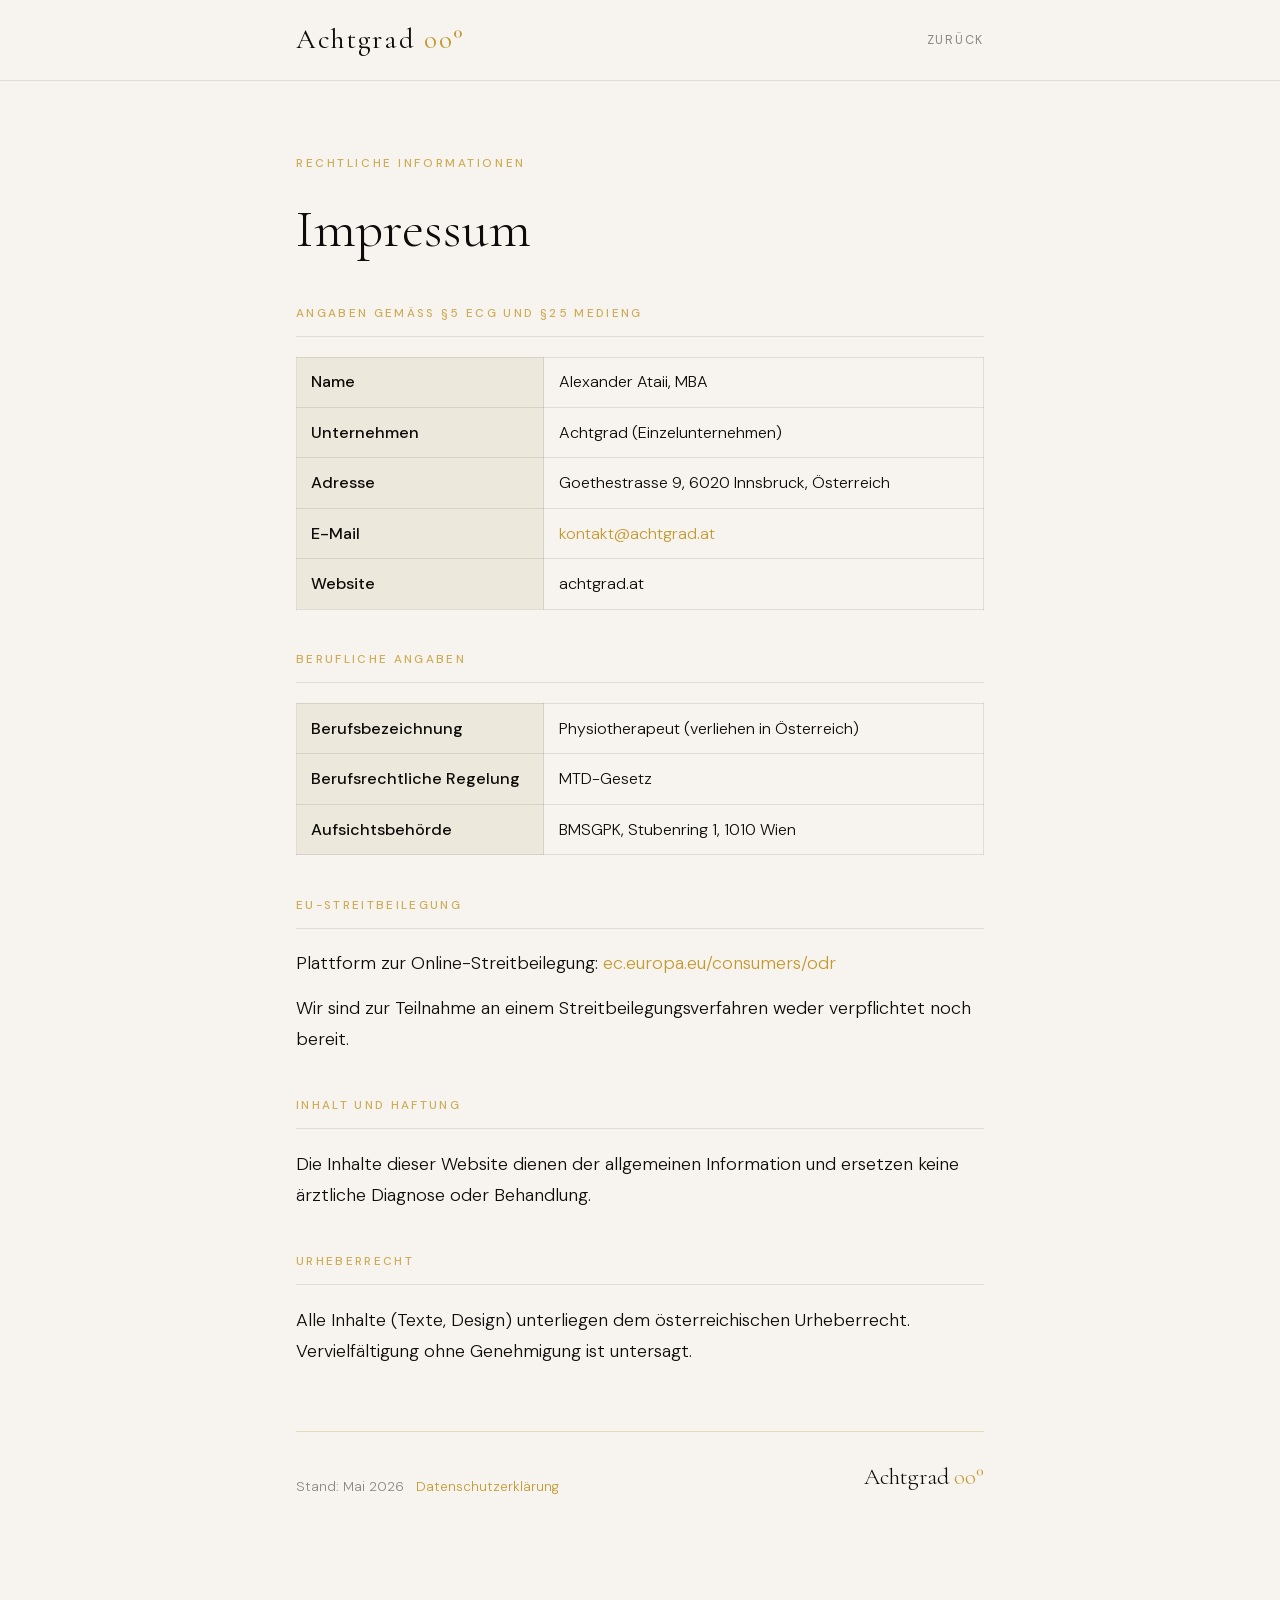
<file: impressum.html>
<!DOCTYPE html>
<html lang="de" dir="ltr">
<head>
<meta charset="UTF-8">
<meta name="viewport" content="width=device-width,initial-scale=1">
<title>Impressum Achtgrad</title>
<meta name="robots" content="noindex,nofollow">
<link rel="stylesheet" href="/fonts/fonts.css">
<style>
:root{
  --gold:#c49a30;
  --ink:#ede8dc;--mid:#0d1410;--cream:#090e0c;
  --muted:rgba(237,232,220,.55);--muted-2:rgba(237,232,220,.3);
  --edge:rgba(237,232,220,.08);--edge-gold:rgba(196,154,48,.20);
  --serif:'Cormorant Garamond',Georgia,serif;
  --sans:'DM Sans',system-ui,sans-serif;
}
html.day{
  --ink:#0D0C0A;--mid:#ede8dc;--cream:#f7f4ef;
  --muted:rgba(28,28,28,.5);--muted-2:rgba(28,28,28,.3);
  --edge:rgba(28,28,28,.1);--edge-gold:rgba(196,154,48,.3);
}
*,*::before,*::after{box-sizing:border-box;margin:0;padding:0}
html{background:var(--cream);color:var(--ink);font-size:18px;transition:background .35s,color .35s}
body{font-family:var(--sans);font-weight:300;line-height:1.72}
a{color:var(--gold);text-decoration:none}
a:hover{text-decoration:underline}

nav{
  position:sticky;top:0;
  background:var(--cream);
  backdrop-filter:blur(14px);
  border-bottom:1px solid var(--edge);
  padding:.9rem 0;
}
.nr{display:flex;align-items:center;justify-content:space-between;max-width:760px;margin:0 auto;padding:0 2rem}
.nl{font-family:var(--serif);font-size:1.55rem;font-weight:400;letter-spacing:.06em;color:var(--ink)}
.nl em{font-style:normal;color:var(--gold)}
.nav-back{font-size:.68rem;font-weight:400;letter-spacing:.14em;text-transform:uppercase;color:var(--muted);transition:color .2s}
.nav-back:hover{color:var(--gold)}

.wrap{max-width:760px;margin:0 auto;padding:4rem 2rem 6rem}
.doc-tag{font-size:.65rem;font-weight:500;letter-spacing:.22em;text-transform:uppercase;color:var(--gold);margin-bottom:1.4rem;display:block;opacity:.8}
h1{font-family:var(--serif);font-size:clamp(2rem,5vw,3rem);font-weight:300;line-height:1.1;margin-bottom:2.5rem;color:var(--ink)}

.sec{font-size:.65rem;font-weight:500;letter-spacing:.2em;text-transform:uppercase;color:var(--gold);margin:2.2rem 0 .7rem;opacity:.8}
.rule{border:none;border-bottom:1px solid var(--edge);margin-bottom:1.1rem}
p{font-size:1rem;color:var(--ink);margin-bottom:.7rem;line-height:1.75}
p strong{font-weight:500}

table{width:100%;border-collapse:collapse;margin:1rem 0 1.6rem;font-size:.9rem}
td{padding:.6rem .8rem;border:1px solid var(--edge);vertical-align:top}
td:first-child{font-weight:500;width:36%;background:var(--mid)}

.ftr{margin-top:3.5rem;padding-top:1.4rem;border-top:1px solid var(--edge-gold);display:flex;justify-content:space-between;align-items:flex-end}
.ftr-note{font-size:.75rem;color:var(--muted);line-height:1.6}
.ftr-logo{font-family:var(--serif);font-size:1.3rem;color:var(--ink)}
.ftr-logo em{color:var(--gold);font-style:normal}

html.day nav{background:rgba(247,244,239,.97)}
@media(max-width:480px){.nr,.wrap{padding-left:1.25rem;padding-right:1.25rem}.nl{font-size:1.3rem}}
</style>
<script>
(function(){
  var light=window.matchMedia('(prefers-color-scheme:light)').matches;
  var dark=window.matchMedia('(prefers-color-scheme:dark)').matches;
  var h=new Date().getHours();
  if(light||(h>=7&&h<21&&!dark))document.documentElement.classList.add('day');
})();
</script>
</head>
<body>

<nav>
  <div class="nr">
    <a href="index.html" class="nl">Achtgrad <em>oo°</em></a>
    <a href="index.html" class="nav-back">Zurück</a>
  </div>
</nav>

<div class="wrap">
  <span class="doc-tag">Rechtliche Informationen</span>
  <h1>Impressum</h1>

  <div class="sec">Angaben gemäss §5 ECG und §25 MedienG</div>
  <div class="rule"></div>
  <table>
    <tr><td>Name</td><td>Alexander Ataii, MBA</td></tr>
    <tr><td>Unternehmen</td><td>Achtgrad (Einzelunternehmen)</td></tr>
    <tr><td>Adresse</td><td>Goethestrasse 9, 6020 Innsbruck, Österreich</td></tr>
    <tr><td>E-Mail</td><td><a href="mailto:kontakt@achtgrad.at">kontakt@achtgrad.at</a></td></tr>
    <tr><td>Website</td><td>achtgrad.at</td></tr>
  </table>

  <div class="sec">Berufliche Angaben</div>
  <div class="rule"></div>
  <table>
    <tr><td>Berufsbezeichnung</td><td>Physiotherapeut (verliehen in Österreich)</td></tr>
    <tr><td>Berufsrechtliche Regelung</td><td>MTD-Gesetz</td></tr>
    <tr><td>Aufsichtsbehörde</td><td>BMSGPK, Stubenring 1, 1010 Wien</td></tr>
  </table>

  <div class="sec">EU-Streitbeilegung</div>
  <div class="rule"></div>
  <p>Plattform zur Online-Streitbeilegung: <a href="https://ec.europa.eu/consumers/odr" target="_blank" rel="noopener">ec.europa.eu/consumers/odr</a></p>
  <p>Wir sind zur Teilnahme an einem Streitbeilegungsverfahren weder verpflichtet noch bereit.</p>

  <div class="sec">Inhalt und Haftung</div>
  <div class="rule"></div>
  <p>Die Inhalte dieser Website dienen der allgemeinen Information und ersetzen keine ärztliche Diagnose oder Behandlung.</p>

  <div class="sec">Urheberrecht</div>
  <div class="rule"></div>
  <p>Alle Inhalte (Texte, Design) unterliegen dem österreichischen Urheberrecht. Vervielfältigung ohne Genehmigung ist untersagt.</p>

  <div class="ftr">
    <div class="ftr-note">Stand: Mai 2026 &nbsp; <a href="datenschutz.html">Datenschutzerklärung</a></div>
    <div class="ftr-logo">Achtgrad <em>oo°</em></div>
  </div>
</div>

</body>
</html>
</file>
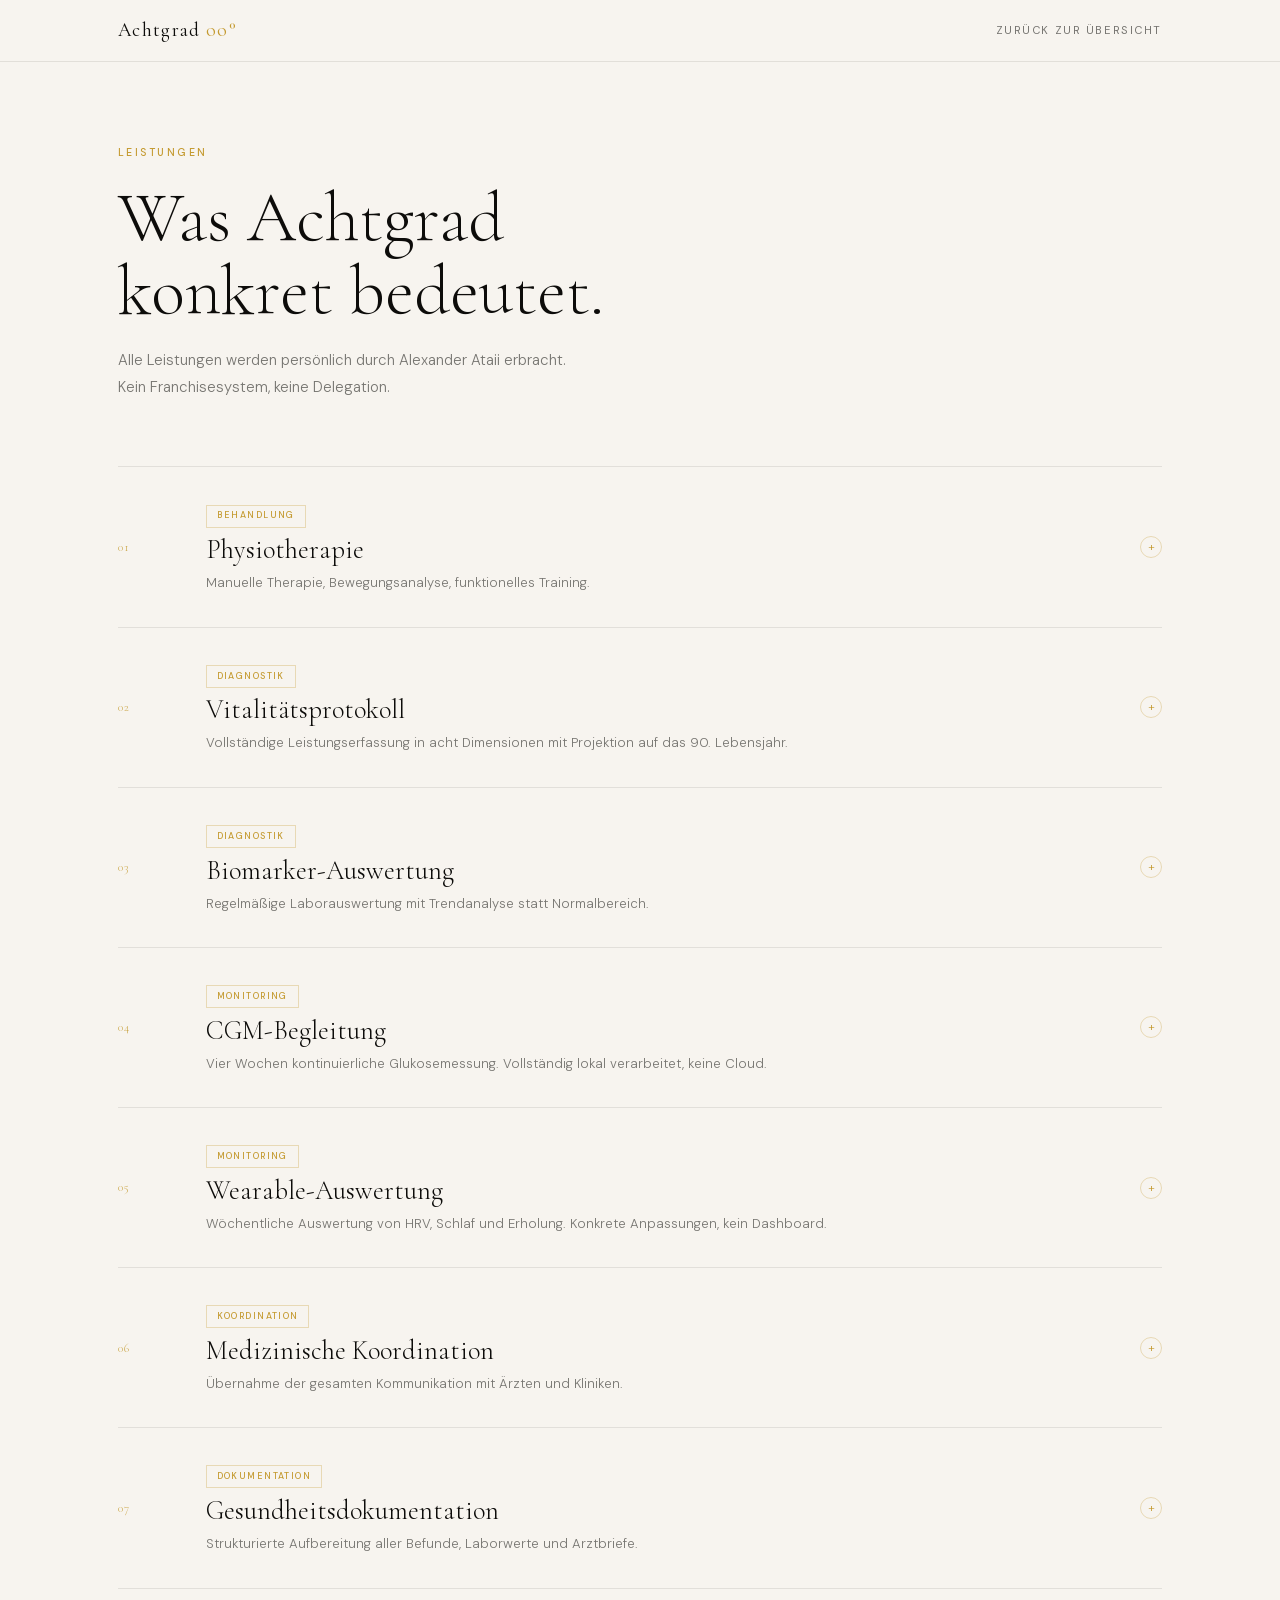
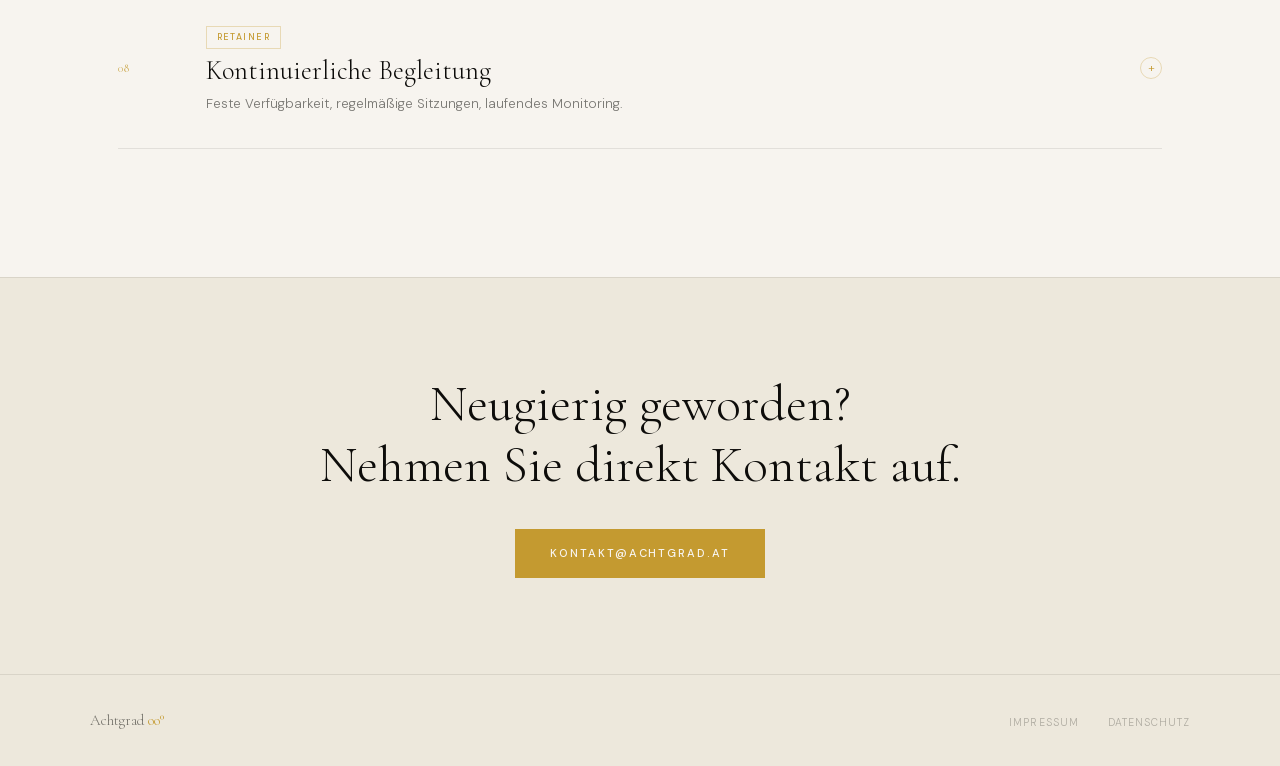
<file: leistungen.html>
<!DOCTYPE html>
<html lang="de">
<head>
<meta charset="UTF-8">
<meta name="viewport" content="width=device-width, initial-scale=1.0">
<title>Leistungen · Achtgrad Physiotherapie Innsbruck</title>
<meta name="description" content="Physiotherapie, Vitalitätsprotokoll, Biomarker-Auswertung, CGM, Wearable-Analyse, medizinische Koordination. Alexander Ataii MBA, Innsbruck.">
<meta name="robots" content="index, follow">
<link rel="canonical" href="https://achtgrad.at/leistungen.html">
<link rel="preconnect" href="https://fonts.googleapis.com">
<link rel="preconnect" href="https://fonts.gstatic.com" crossorigin>
<link rel="stylesheet" href="https://fonts.googleapis.com/css2?family=Cormorant+Garamond:ital,wght@0,300;0,400;0,600;1,300;1,400&family=DM+Sans:opsz,wght@9..40,300;9..40,400;9..40,500&display=swap" media="print" onload="this.media='all'">
<link rel="stylesheet" href="/fonts/fonts.css">
<style>
*,*::before,*::after{box-sizing:border-box;margin:0;padding:0}

:root{
  --gold:#c49a30;
  --serif:'Cormorant Garamond',Georgia,serif;
  --sans:'DM Sans',system-ui,sans-serif;
  --ease:cubic-bezier(0.16,1,0.3,1);
  --bg:#f7f4ef;
  --bg2:#ede8dc;
  --ink:#0D0C0A;
  --ink-50:rgba(13,12,10,0.55);
  --edge:rgba(13,12,10,0.09);
  --edge-gold:rgba(196,154,48,0.30);
  --nav-bg:rgba(247,244,239,0.97);
}

html{background:var(--bg);color:var(--ink);scroll-behavior:smooth}
body{font-family:var(--sans);font-weight:300;line-height:1.7;background:var(--bg);overflow-x:hidden;max-width:100vw}
a{color:inherit;text-decoration:none}

nav{
  position:fixed;top:0;left:0;right:0;z-index:800;
  background:var(--nav-bg);backdrop-filter:blur(12px);
  border-bottom:1px solid var(--edge);
  padding:.9rem 0;
}
.nr{display:flex;align-items:center;justify-content:space-between;max-width:1100px;margin:0 auto;padding:0 1.75rem}
.nl{font-family:var(--serif);font-size:1.2rem;font-weight:400;letter-spacing:.07em;color:var(--ink);}
.nl em{font-style:normal;color:var(--gold)}
.nav-back{font-size:.7rem;font-weight:400;letter-spacing:.14em;text-transform:uppercase;color:var(--ink-50);transition:color .2s}
.nav-back:hover{color:var(--ink)}

.hero{padding:9rem 1.75rem 4rem;max-width:1100px;margin:0 auto}
.hero-label{font-size:.65rem;font-weight:500;letter-spacing:.24em;text-transform:uppercase;color:var(--gold);display:block;margin-bottom:1.2rem}
.hero h1{font-family:var(--serif);font-size:clamp(2.6rem,5.5vw,4.8rem);font-weight:300;line-height:1.04;color:var(--ink);margin-bottom:1.2rem;}
.hero p{font-size:.93rem;color:var(--ink-50);max-width:460px;line-height:1.88}

/* LIST */
.list{max-width:1100px;margin:0 auto;padding:0 1.75rem 8rem}

.item{border-top:1px solid var(--edge);transition:border-color .35s}
.item:last-child{border-bottom:1px solid var(--edge)}

/* HEADER ROW — always visible, clickable */
.item-head{
  display:grid;
  grid-template-columns:3.5rem 1fr auto;
  gap:0 2rem;
  align-items:center;
  padding:2rem 0;
  cursor:pointer;
  user-select:none;
}
.item-head:hover .title{opacity:.75}

.num{
  font-family:var(--serif);font-size:.75rem;font-weight:300;
  color:var(--gold);letter-spacing:.08em;opacity:.8;
}
.head-center{}
.tag{
  display:inline-block;
  font-size:.56rem;font-weight:500;letter-spacing:.16em;text-transform:uppercase;
  color:var(--gold);border:1px solid var(--edge-gold);
  padding:.18rem .6rem;margin-bottom:.55rem;
}
.title{
  font-family:var(--serif);
  font-size:clamp(1.2rem,2.2vw,1.65rem);
  font-weight:300;color:var(--ink);
  line-height:1.12;transition:color .35s,opacity .2s;
}
.teaser{
  font-size:.82rem;color:var(--ink-50);
  line-height:1.7;margin-top:.4rem;
}

/* indicator */
.ind{
  width:22px;height:22px;border-radius:50%;
  border:1px solid var(--edge-gold);
  display:flex;align-items:center;justify-content:center;
  flex-shrink:0;
  transition:background .25s,border-color .25s;
}
.ind::before{
  content:'+';
  font-size:.75rem;font-weight:300;color:var(--gold);
  line-height:1;
  transition:transform .3s var(--ease);
  display:block;
}
.item.open .ind{background:var(--gold);border-color:var(--gold)}
.item.open .ind::before{content:'';width:10px;height:1px;background:var(--bg);display:block}

/* EXPANDABLE BODY */
.item-body{
  max-height:0;overflow:hidden;
  transition:max-height .45s var(--ease);
}
.item.open .item-body{max-height:600px}

.item-inner{
  padding:0 0 2.8rem 5.5rem;
  display:grid;grid-template-columns:1fr 1fr;gap:2rem;
}
.desc{font-size:.88rem;color:var(--ink-50);line-height:1.88;margin-bottom:1rem}
.points{list-style:none;display:flex;flex-direction:column;gap:.45rem}
.points li{
  font-size:.8rem;color:var(--ink-50);line-height:1.6;
  padding-left:1rem;position:relative;
}
.points li::before{
  content:'';position:absolute;left:0;top:.6rem;
  width:4px;height:4px;border-radius:50%;
  background:var(--gold);opacity:.7;
}

/* CTA */
.cta-block{
  background:var(--bg2);border-top:1px solid var(--edge);
  padding:6rem 1.75rem;text-align:center;
  transition:background .35s,border-color .35s;
}
.cta-block h2{
  font-family:var(--serif);font-size:clamp(1.8rem,4vw,3.2rem);
  font-weight:300;color:var(--ink);margin-bottom:2rem;line-height:1.2;
  transition:color .35s;
}
.btn{
  display:inline-block;font-size:.7rem;font-weight:500;
  letter-spacing:.17em;text-transform:uppercase;
  padding:.95rem 2.2rem;background:var(--gold);color:var(--bg);
  transition:opacity .2s,transform .2s;
}
.btn:hover{opacity:.85;transform:translateY(-2px)}

footer{background:var(--bg2);border-top:1px solid var(--edge);padding:2rem 1.75rem;}
.fr{display:flex;align-items:center;justify-content:space-between;max-width:1100px;margin:0 auto;flex-wrap:wrap;gap:1rem}
.flogo{font-family:var(--serif);font-size:.95rem;color:var(--ink-50)}
.flogo em{font-style:normal;color:var(--gold)}
.flinks{display:flex;gap:1.8rem;list-style:none}
.flinks a{font-size:.65rem;letter-spacing:.1em;text-transform:uppercase;color:var(--ink-50);opacity:.5;transition:opacity .2s}
.flinks a:hover{opacity:1}

@media(max-width:768px){
  .item-inner{grid-template-columns:1fr;gap:1.2rem}
}
@media(max-width:640px){
  .item-head{grid-template-columns:2.5rem 1fr auto;gap:0 1rem;padding:1.6rem 0}
  .item-inner{padding-left:3.5rem;padding-bottom:2rem}
  .hero{padding-top:7rem}
  .list,.hero,.cta-block{padding-left:1.25rem;padding-right:1.25rem}
}
</style>
</head>
<body>

<nav>
  <div class="nr">
    <a href="index.html" class="nl">Achtgrad <em>oo°</em></a>
    <a href="index.html" class="nav-back">Zurück zur Übersicht</a>
  </div>
</nav>

<div class="hero">
  <span class="hero-label">Leistungen</span>
  <h1>Was Achtgrad<br>konkret bedeutet.</h1>
  <p>Alle Leistungen werden persönlich durch Alexander Ataii erbracht. Kein Franchisesystem, keine Delegation.</p>
</div>

<div class="list">

  <div class="item">
    <div class="item-head" onclick="toggle(this)">
      <span class="num">01</span>
      <div class="head-center">
        <span class="tag">Behandlung</span>
        <div class="title">Physiotherapie</div>
        <div class="teaser">Manuelle Therapie, Bewegungsanalyse, funktionelles Training.</div>
      </div>
      <div class="ind"></div>
    </div>
    <div class="item-body">
      <div class="item-inner">
        <p class="desc">Aufgebaut auf über einem Jahrzehnt klinischer Erfahrung und der Begleitung anspruchsvollster Privatpersonen in Österreich und Deutschland. Jede Behandlung persönlich, in Innsbruck.</p>
        <ul class="points">
          <li>Manuelle Therapie: Maitland, Mulligan, myofasziale Techniken</li>
          <li>Dry Needling bei myofaszialen Schmerzsyndromen</li>
          <li>Ganganalyse und funktionelle Bewegungsscreens</li>
          <li>Kraft- und Stabilitätstraining individuell</li>
          <li>Narbenbehandlung nach Operationen</li>
        </ul>
      </div>
    </div>
  </div>

  <div class="item">
    <div class="item-head" onclick="toggle(this)">
      <span class="num">02</span>
      <div class="head-center">
        <span class="tag">Diagnostik</span>
        <div class="title">Vitalitätsprotokoll</div>
        <div class="teaser">Vollständige Leistungserfassung in acht Dimensionen mit Projektion auf das 90. Lebensjahr.</div>
      </div>
      <div class="ind"></div>
    </div>
    <div class="item-body">
      <div class="item-inner">
        <p class="desc">Das Achtgrad-Framework bewertet Ihre Gesundheit in acht Dimensionen. Ergebnis ist eine Vitalitätsprojektion sowie ein konkretes 12-Wochen-Protokoll.</p>
        <ul class="points">
          <li>VO₂max via submaximales Laufbandprotokoll</li>
          <li>Griffkraft, Dead Hang, Beinstreckerkraft</li>
          <li>Spirometrie: FVC, FEV1, Atemreserve</li>
          <li>HRV-Analyse: RMSSD, Schlafqualität, Regeneration</li>
          <li>Individueller Handlungsplan</li>
        </ul>
      </div>
    </div>
  </div>

  <div class="item">
    <div class="item-head" onclick="toggle(this)">
      <span class="num">03</span>
      <div class="head-center">
        <span class="tag">Diagnostik</span>
        <div class="title">Biomarker-Auswertung</div>
        <div class="teaser">Regelmäßige Laborauswertung mit Trendanalyse statt Normalbereich.</div>
      </div>
      <div class="ind"></div>
    </div>
    <div class="item-body">
      <div class="item-inner">
        <p class="desc">Nicht nur ob ein Wert im Normalbereich liegt, sondern wohin sich der Trend entwickelt. Jeder Wert wird in den Kontext von Bewegung, Schlaf und Erholung eingeordnet.</p>
        <ul class="points">
          <li>Kardiovaskulär: ApoB, LDL, HDL, Triglyceride, Fibrinogen</li>
          <li>Stoffwechsel: HbA1c, Insulin, Glucose, IGF-1</li>
          <li>Hormone: Testosteron, SHBG, Estradiol</li>
          <li>Entzündung: CRP, Homocystein</li>
          <li>Halbjährlicher Verlaufsvergleich mit Protokollanpassung</li>
        </ul>
      </div>
    </div>
  </div>

  <div class="item">
    <div class="item-head" onclick="toggle(this)">
      <span class="num">04</span>
      <div class="head-center">
        <span class="tag">Monitoring</span>
        <div class="title">CGM-Begleitung</div>
        <div class="teaser">Vier Wochen kontinuierliche Glukosemessung. Vollständig lokal verarbeitet, keine Cloud.</div>
      </div>
      <div class="ind"></div>
    </div>
    <div class="item-body">
      <div class="item-inner">
        <p class="desc">Der Sensor läuft vier Wochen. Daten werden täglich ausgewertet: Time in Range, postprandiale Reaktionen, Training- und Stresskorrelation.</p>
        <ul class="points">
          <li>Time in Range, Mean Glucose, Standardabweichung</li>
          <li>Mahlzeiten-Response: kontrollierte Tests und Auswertung</li>
          <li>Training-Glukose-Interaktion: vor, während, danach</li>
          <li>Stress- und Schlaf-Korrelation via Wearable</li>
        </ul>
      </div>
    </div>
  </div>

  <div class="item">
    <div class="item-head" onclick="toggle(this)">
      <span class="num">05</span>
      <div class="head-center">
        <span class="tag">Monitoring</span>
        <div class="title">Wearable-Auswertung</div>
        <div class="teaser">Wöchentliche Auswertung von HRV, Schlaf und Erholung. Konkrete Anpassungen, kein Dashboard.</div>
      </div>
      <div class="ind"></div>
    </div>
    <div class="item-body">
      <div class="item-inner">
        <p class="desc">Kompatibel mit Garmin, Apple Watch, Oura, Whoop, Polar, Withings. Das Ergebnis sind konkrete Anpassungen für die nächste Woche.</p>
        <ul class="points">
          <li>HRV-Trend: RMSSD als Erholungsindikator</li>
          <li>Schlafphasenanalyse: Tief-, Leicht- und REM-Schlaf</li>
          <li>Trainingsplanung nach aktuellem Erholungsniveau</li>
          <li>Reise- und Zeitzonenprotokolle</li>
        </ul>
      </div>
    </div>
  </div>

  <div class="item">
    <div class="item-head" onclick="toggle(this)">
      <span class="num">06</span>
      <div class="head-center">
        <span class="tag">Koordination</span>
        <div class="title">Medizinische Koordination</div>
        <div class="teaser">Übernahme der gesamten Kommunikation mit Ärzten und Kliniken.</div>
      </div>
      <div class="ind"></div>
    </div>
    <div class="item-body">
      <div class="item-inner">
        <p class="desc">Recherche geeigneter Spezialisten, Terminorganisation, Korrespondenz mit Ärzten und Kliniken. Ein Ansprechpartner, der das Gesamtbild kennt.</p>
        <ul class="points">
          <li>Auswahl und Kontaktaufnahme mit Spezialisten</li>
          <li>Übernahme der Korrespondenz mit Ärzten und Kliniken</li>
          <li>Begleitung zu Terminen auf Wunsch</li>
          <li>Koordination zwischen mehreren behandelnden Ärzten</li>
          <li>Netzwerk: Kardiologen, Endokrinologen, Privatkliniken DACH</li>
        </ul>
      </div>
    </div>
  </div>

  <div class="item">
    <div class="item-head" onclick="toggle(this)">
      <span class="num">07</span>
      <div class="head-center">
        <span class="tag">Dokumentation</span>
        <div class="title">Gesundheitsdokumentation</div>
        <div class="teaser">Strukturierte Aufbereitung aller Befunde, Laborwerte und Arztbriefe.</div>
      </div>
      <div class="ind"></div>
    </div>
    <div class="item-body">
      <div class="item-inner">
        <p class="desc">Beim nächsten Spezialisten sofort einsatzbereit, auch international. Laufende Aktualisierung bei neuen Befunden. DSGVO-konform.</p>
        <ul class="points">
          <li>Laborberichte chronologisch und nach Kategorien geordnet</li>
          <li>Arztbriefe mit Zusammenfassung</li>
          <li>Executive Summary für schnellen Überblick</li>
          <li>Laufende Aktualisierung bei neuen Befunden</li>
        </ul>
      </div>
    </div>
  </div>

  <div class="item">
    <div class="item-head" onclick="toggle(this)">
      <span class="num">08</span>
      <div class="head-center">
        <span class="tag">Retainer</span>
        <div class="title">Kontinuierliche Begleitung</div>
        <div class="teaser">Feste Verfügbarkeit, regelmäßige Sitzungen, laufendes Monitoring.</div>
      </div>
      <div class="ind"></div>
    </div>
    <div class="item-body">
      <div class="item-inner">
        <p class="desc">Für Klienten, die eine dauerhafte Betreuungsstruktur wünschen. Wenn Sie schreiben, antworte ich. Wenn Sie reisen, ist Ihre Betreuung lückenlos.</p>
        <ul class="points">
          <li>Retainer Basis: 2 Sitzungen monatlich, Check-in</li>
          <li>Retainer Vitalitätsprotokoll: 4 Sitzungen, Wearable, Koordination</li>
          <li>Retainer Concierge: auf Anfrage</li>
          <li>Akuttermine bei medizinischen Ereignissen</li>
        </ul>
      </div>
    </div>
  </div>

</div>

<div class="cta-block">
  <h2>Neugierig geworden?<br>Nehmen Sie direkt Kontakt auf.</h2>
  <a href="mailto:kontakt@achtgrad.at" class="btn">kontakt@achtgrad.at</a>
</div>

<footer>
  <div class="fr">
    <span class="flogo">Achtgrad <em>oo°</em></span>
    <ul class="flinks">
      <li><a href="impressum.html">Impressum</a></li>
      <li><a href="datenschutz.html">Datenschutz</a></li>
    </ul>
  </div>
</footer>

<script>
function toggle(head) {
  const item = head.parentElement;
  const isOpen = item.classList.contains('open');
  document.querySelectorAll('.item.open').forEach(el => el.classList.remove('open'));
  if (!isOpen) item.classList.add('open');
}
</script>
</body>
</html>
</file>
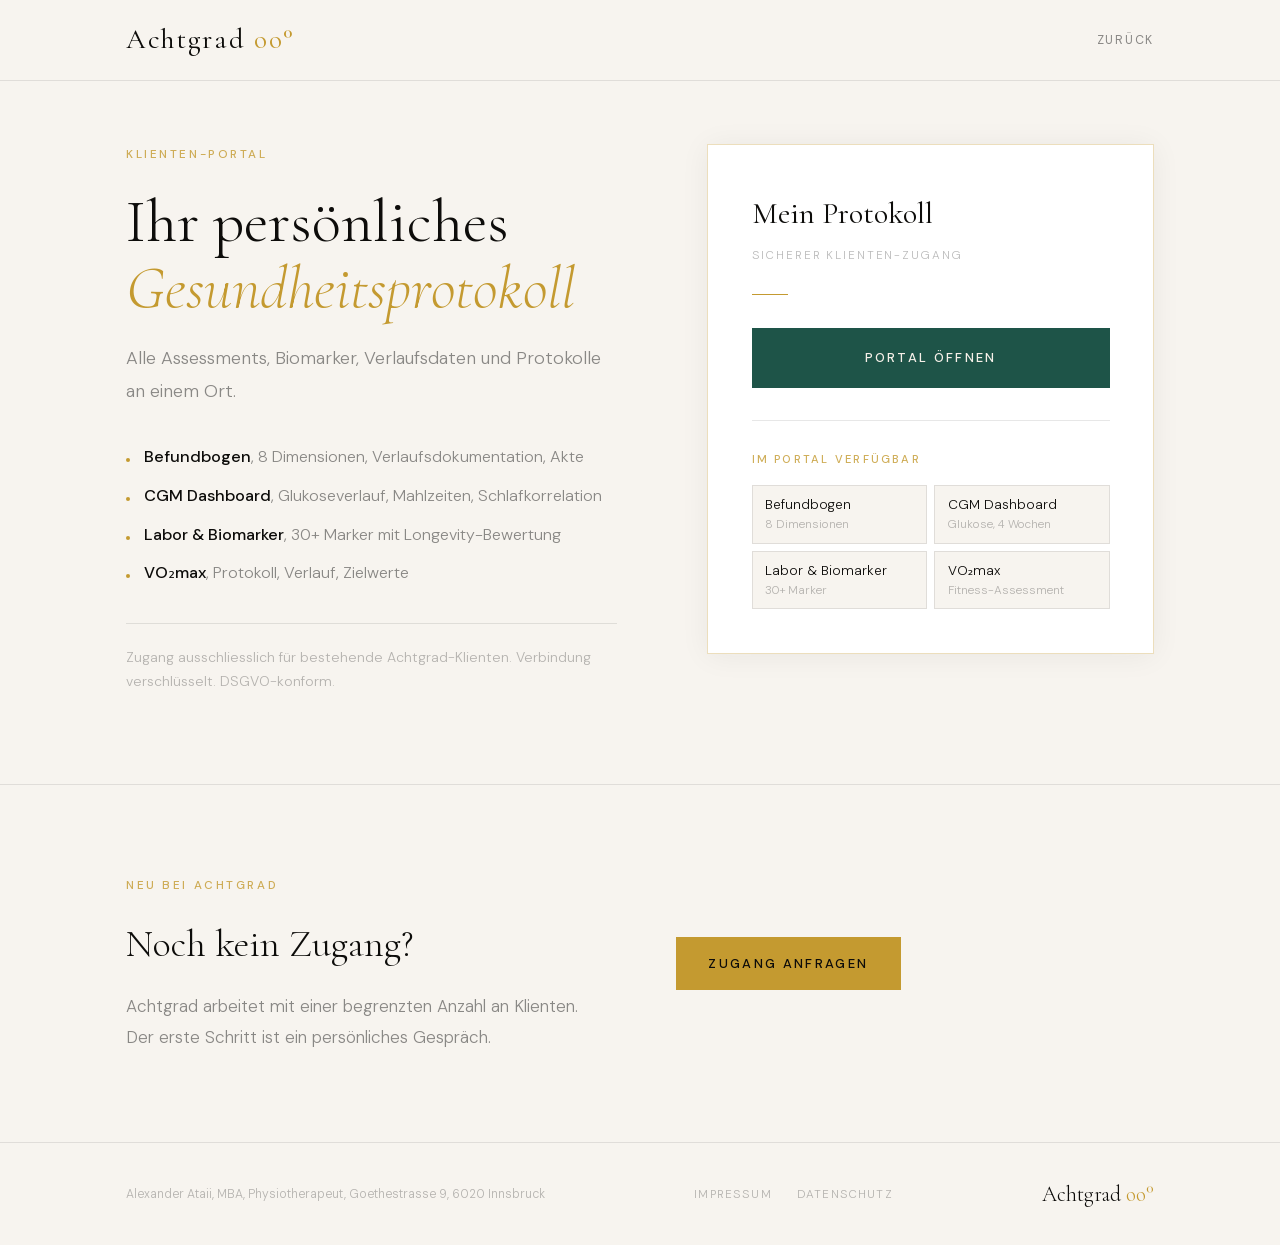
<file: login.html>
<!DOCTYPE html>
<html lang="de" dir="ltr">
<head>
<meta charset="UTF-8">
<meta name="viewport" content="width=device-width,initial-scale=1">
<title>Klienten-Portal, Achtgrad</title>
<meta name="robots" content="noindex,nofollow">
<link rel="stylesheet" href="/fonts/fonts.css">
<style>
:root{
  --gold:#c49a30;--gold-hi:#d4aa50;--gold-lo:rgba(196,154,48,.08);
  --green:#1e5448;--green-hi:#255e51;
  --ink:#0D0C0A;--cream:#f7f4ef;--white:#ffffff;
  --edge:rgba(28,28,28,.1);--edge-gold:rgba(196,154,48,.32);
  --muted:rgba(28,28,28,.5);--muted-2:rgba(28,28,28,.3);
  --serif:'Cormorant Garamond',Georgia,serif;
  --sans:'DM Sans',system-ui,sans-serif;
  --ease:cubic-bezier(.16,1,.3,1);
}
*,*::before,*::after{box-sizing:border-box;margin:0;padding:0}
html{background:var(--cream);color:var(--ink);min-height:100vh;font-size:18px}
body{font-family:var(--sans);font-weight:300;line-height:1.72;min-height:100vh;display:flex;flex-direction:column}
a{color:inherit;text-decoration:none}
button{cursor:pointer;font-family:var(--sans)}

/* NAV */
nav{
  position:fixed;top:0;left:0;right:0;z-index:800;
  background:rgba(247,244,239,.97);
  backdrop-filter:blur(14px);
  border-bottom:1px solid var(--edge);
  padding:.9rem 0;
}
.nr{display:flex;align-items:center;justify-content:space-between;max-width:1100px;margin:0 auto;padding:0 2rem}
.nl{font-family:var(--serif);font-size:1.55rem;font-weight:400;letter-spacing:.06em;color:var(--ink)}
.nl em{font-style:normal;color:var(--gold)}
.nav-back{font-size:.68rem;font-weight:400;letter-spacing:.14em;text-transform:uppercase;color:var(--muted);transition:color .2s}
.nav-back:hover{color:var(--gold)}

/* LAYOUT */
.w{width:100%;max-width:1100px;margin:0 auto;padding:0 2rem}
main{flex:1;padding:8rem 0 5rem}
.layout{display:grid;grid-template-columns:1.1fr 1fr;gap:5rem;align-items:start}

/* LEFT */
.tag{font-size:.65rem;font-weight:500;letter-spacing:.22em;text-transform:uppercase;color:var(--gold);margin-bottom:1.4rem;display:block;opacity:.8}
.portal-h{font-family:var(--serif);font-size:clamp(2.2rem,5vw,3.4rem);font-weight:300;line-height:1.07;color:var(--ink);margin-bottom:1.2rem}
.portal-h em{font-style:italic;color:var(--gold)}
.portal-p{font-size:1rem;color:var(--muted);line-height:1.82;margin-bottom:2rem}
.features{display:flex;flex-direction:column;gap:.6rem;margin-bottom:2rem}
.feat{display:flex;align-items:baseline;gap:.8rem;font-size:.9rem;color:var(--muted)}
.feat-dot{width:4px;height:4px;background:var(--gold);border-radius:50%;flex-shrink:0;margin-top:.5em}
.feat strong{font-weight:500;color:var(--ink)}
.note-access{font-size:.78rem;color:var(--muted-2);line-height:1.7;padding-top:1.2rem;border-top:1px solid var(--edge)}

/* CARD */
.card{background:var(--white);border:1px solid var(--edge-gold);padding:2.4rem;box-shadow:0 2px 28px rgba(28,28,28,.06)}
.card-title{font-family:var(--serif);font-size:1.7rem;font-weight:400;color:var(--ink);margin-bottom:.25rem}
.card-sub{font-size:.65rem;letter-spacing:.16em;text-transform:uppercase;color:var(--muted-2);margin-bottom:1.6rem}
.card-rule{width:2rem;height:1px;background:var(--gold);margin-bottom:1.8rem}

.btn-portal{
  display:block;width:100%;text-align:center;
  font-size:.72rem;font-weight:500;letter-spacing:.18em;text-transform:uppercase;
  padding:1.05rem 1.5rem;
  background:var(--green);color:#f5f0e8;
  border:none;transition:background .2s;cursor:pointer;
}
.btn-portal:hover{background:var(--green-hi)}

.portal-tools{margin-top:1.8rem;padding-top:1.6rem;border-top:1px solid var(--edge)}
.tools-label{font-size:.62rem;font-weight:500;letter-spacing:.2em;text-transform:uppercase;color:var(--gold);margin-bottom:.9rem;opacity:.8}
.tools-grid{display:grid;grid-template-columns:1fr 1fr;gap:.4rem}
.tool-item{font-size:.75rem;color:var(--ink);padding:.55rem .7rem;background:var(--cream);border:1px solid var(--edge);line-height:1.35}
.tool-item span{display:block;font-size:.65rem;color:var(--muted-2);margin-top:.15rem}

/* REQUEST SECTION */
.request-section{border-top:1px solid var(--edge);padding:5rem 0}
.req-inner{display:grid;grid-template-columns:1fr 1fr;gap:4rem;align-items:center}
.req-eyebrow{font-size:.65rem;font-weight:500;letter-spacing:.22em;text-transform:uppercase;color:var(--gold);margin-bottom:.9rem;opacity:.8}
.req-h{font-family:var(--serif);font-size:clamp(1.6rem,3vw,2.4rem);font-weight:300;color:var(--ink);margin-bottom:.8rem}
.req-p{font-size:.95rem;color:var(--muted);line-height:1.78}
.btn-contact{
  font-size:.72rem;font-weight:500;letter-spacing:.18em;text-transform:uppercase;
  padding:1rem 1.8rem;background:var(--gold);color:var(--ink);
  border:none;display:inline-block;transition:background .2s;cursor:pointer;
}
.btn-contact:hover{background:var(--gold-hi)}
#email-hint{font-size:.78rem;color:var(--muted);margin-top:.8rem;line-height:1.55}

/* FOOTER */
footer{padding:1.8rem 0;border-top:1px solid var(--edge)}
.ft{display:flex;justify-content:space-between;align-items:center;gap:1rem;flex-wrap:wrap}
.ft-left{font-size:.68rem;color:var(--muted-2);line-height:1.7}
.ft-links{display:flex;gap:1.4rem;font-size:.65rem;letter-spacing:.1em;text-transform:uppercase}
.ft-links a{color:var(--muted-2);transition:color .2s}
.ft-links a:hover{color:var(--gold)}
.ft-logo{font-family:var(--serif);font-size:1.2rem;color:var(--ink)}
.ft-logo em{color:var(--gold);font-style:normal}

/* MOBILE */
@media(max-width:768px){
  html{font-size:17px}
  main{padding:6rem 0 4rem}
  .layout{grid-template-columns:1fr;gap:3rem}
  .left{order:2}.card{order:1}
  .req-inner{grid-template-columns:1fr;gap:2rem}
  .tools-grid{grid-template-columns:1fr 1fr}
  .ft{flex-direction:column;align-items:flex-start;gap:.8rem}
}
@media(max-width:480px){
  .nr{padding:0 1.25rem}
  .w{padding:0 1.25rem}
  .tools-grid{grid-template-columns:1fr}
  .nl{font-size:1.3rem}
}

@keyframes up{from{opacity:0;transform:translateY(12px)}to{opacity:1;transform:translateY(0)}}
.fi{opacity:0;animation:up .5s var(--ease) both}
</style>
</head>
<body>

<nav>
  <div class="nr">
    <a href="index.html" class="nl">Achtgrad <em>oo°</em></a>
    <a href="index.html" class="nav-back">Zurück</a>
  </div>
</nav>

<main>
  <div class="w">
    <div class="layout">

      <div class="left">
        <div class="fi" style="animation-delay:.1s">
          <span class="tag">Klienten-Portal</span>
        </div>
        <div class="fi" style="animation-delay:.2s">
          <h1 class="portal-h">Ihr persönliches<br><em>Gesundheitsprotokoll</em></h1>
        </div>
        <div class="fi" style="animation-delay:.32s">
          <p class="portal-p">Alle Assessments, Biomarker, Verlaufsdaten und Protokolle an einem Ort.</p>
        </div>
        <div class="fi" style="animation-delay:.42s">
          <div class="features">
            <div class="feat"><div class="feat-dot"></div><span><strong>Befundbogen</strong>, 8 Dimensionen, Verlaufsdokumentation, Akte</span></div>
            <div class="feat"><div class="feat-dot"></div><span><strong>CGM Dashboard</strong>, Glukoseverlauf, Mahlzeiten, Schlafkorrelation</span></div>
            <div class="feat"><div class="feat-dot"></div><span><strong>Labor &amp; Biomarker</strong>, 30+ Marker mit Longevity-Bewertung</span></div>
            <div class="feat"><div class="feat-dot"></div><span><strong>VO₂max</strong>, Protokoll, Verlauf, Zielwerte</span></div>
          </div>
        </div>
        <div class="fi" style="animation-delay:.5s">
          <p class="note-access">Zugang ausschliesslich für bestehende Achtgrad-Klienten. Verbindung verschlüsselt. DSGVO-konform.</p>
        </div>
      </div>

      <div class="fi" style="animation-delay:.28s">
        <div class="card">
          <div class="card-title">Mein Protokoll</div>
          <div class="card-sub">Sicherer Klienten-Zugang</div>
          <div class="card-rule"></div>
          <a href="https://macstudio-von-achtgrad.tail17591e.ts.net:5055/login" class="btn-portal">Portal öffnen</a>
          <div class="portal-tools">
            <div class="tools-label">Im Portal verfügbar</div>
            <div class="tools-grid">
              <div class="tool-item">Befundbogen<span>8 Dimensionen</span></div>
              <div class="tool-item">CGM Dashboard<span>Glukose, 4 Wochen</span></div>
              <div class="tool-item">Labor &amp; Biomarker<span>30+ Marker</span></div>
              <div class="tool-item">VO₂max<span>Fitness-Assessment</span></div>
            </div>
          </div>
        </div>
      </div>

    </div>
  </div>
</main>

<section class="request-section">
  <div class="w">
    <div class="req-inner">
      <div>
        <div class="req-eyebrow">Neu bei Achtgrad</div>
        <h2 class="req-h">Noch kein Zugang?</h2>
        <p class="req-p">Achtgrad arbeitet mit einer begrenzten Anzahl an Klienten. Der erste Schritt ist ein persönliches Gespräch.</p>
      </div>
      <div>
        <button class="btn-contact" onclick="kontaktAnfragen(this)">Zugang anfragen</button>
        <div id="email-hint" style="display:none">
          kontakt@achtgrad.at
        </div>
      </div>
    </div>
  </div>
</section>

<footer>
  <div class="w">
    <div class="ft">
      <div class="ft-left">Alexander Ataii, MBA, Physiotherapeut, Goethestrasse 9, 6020 Innsbruck</div>
      <div class="ft-links">
        <a href="impressum.html">Impressum</a>
        <a href="datenschutz.html">Datenschutz</a>
      </div>
      <div class="ft-logo">Achtgrad <em>oo°</em></div>
    </div>
  </div>
</footer>

<script>
function kontaktAnfragen(btn){
  var email='kontakt@achtgrad.at';
  var subject='Klienten-Zugang anfragen';
  var body='Hallo,\n\nich interessiere mich für eine Zusammenarbeit mit Achtgrad.\n\nMit freundlichen Grüßen';
  var link=document.createElement('a');
  link.href='mailto:'+email+'?subject='+encodeURIComponent(subject)+'&body='+encodeURIComponent(body);
  link.click();
  if(navigator.clipboard)navigator.clipboard.writeText(email).catch(function(){});
  setTimeout(function(){
    var hint=document.getElementById('email-hint');
    if(hint)hint.style.display='block';
    btn.textContent='Geöffnet';
    btn.style.opacity='.6';
    btn.onclick=null;
  },800);
}
</script>
</body>
</html>
</file>
<file: fonts/fonts.css>
/* cyrillic-ext */
@font-face {
  font-family: 'Cormorant Garamond';
  font-style: italic;
  font-weight: 300;
  font-display: swap;
  src: url(/fonts/co3ZmX5slCNuHLi8bLeY9MK7whWMhyjYrEtFmSqn7B6DxjY.woff2) format('woff2');
  unicode-range: U+0460-052F, U+1C80-1C8A, U+20B4, U+2DE0-2DFF, U+A640-A69F, U+FE2E-FE2F;
}
/* cyrillic */
@font-face {
  font-family: 'Cormorant Garamond';
  font-style: italic;
  font-weight: 300;
  font-display: swap;
  src: url(/fonts/co3ZmX5slCNuHLi8bLeY9MK7whWMhyjYrEtMmSqn7B6DxjY.woff2) format('woff2');
  unicode-range: U+0301, U+0400-045F, U+0490-0491, U+04B0-04B1, U+2116;
}
/* vietnamese */
@font-face {
  font-family: 'Cormorant Garamond';
  font-style: italic;
  font-weight: 300;
  font-display: swap;
  src: url(/fonts/co3ZmX5slCNuHLi8bLeY9MK7whWMhyjYrEtHmSqn7B6DxjY.woff2) format('woff2');
  unicode-range: U+0102-0103, U+0110-0111, U+0128-0129, U+0168-0169, U+01A0-01A1, U+01AF-01B0, U+0300-0301, U+0303-0304, U+0308-0309, U+0323, U+0329, U+1EA0-1EF9, U+20AB;
}
/* latin-ext */
@font-face {
  font-family: 'Cormorant Garamond';
  font-style: italic;
  font-weight: 300;
  font-display: swap;
  src: url(/fonts/co3ZmX5slCNuHLi8bLeY9MK7whWMhyjYrEtGmSqn7B6DxjY.woff2) format('woff2');
  unicode-range: U+0100-02BA, U+02BD-02C5, U+02C7-02CC, U+02CE-02D7, U+02DD-02FF, U+0304, U+0308, U+0329, U+1D00-1DBF, U+1E00-1E9F, U+1EF2-1EFF, U+2020, U+20A0-20AB, U+20AD-20C0, U+2113, U+2C60-2C7F, U+A720-A7FF;
}
/* latin */
@font-face {
  font-family: 'Cormorant Garamond';
  font-style: italic;
  font-weight: 300;
  font-display: swap;
  src: url(/fonts/co3ZmX5slCNuHLi8bLeY9MK7whWMhyjYrEtImSqn7B6D.woff2) format('woff2');
  unicode-range: U+0000-00FF, U+0131, U+0152-0153, U+02BB-02BC, U+02C6, U+02DA, U+02DC, U+0304, U+0308, U+0329, U+2000-206F, U+20AC, U+2122, U+2191, U+2193, U+2212, U+2215, U+FEFF, U+FFFD;
}
/* cyrillic-ext */
@font-face {
  font-family: 'Cormorant Garamond';
  font-style: italic;
  font-weight: 400;
  font-display: swap;
  src: url(/fonts/co3ZmX5slCNuHLi8bLeY9MK7whWMhyjYrEtFmSqn7B6DxjY.woff2) format('woff2');
  unicode-range: U+0460-052F, U+1C80-1C8A, U+20B4, U+2DE0-2DFF, U+A640-A69F, U+FE2E-FE2F;
}
/* cyrillic */
@font-face {
  font-family: 'Cormorant Garamond';
  font-style: italic;
  font-weight: 400;
  font-display: swap;
  src: url(/fonts/co3ZmX5slCNuHLi8bLeY9MK7whWMhyjYrEtMmSqn7B6DxjY.woff2) format('woff2');
  unicode-range: U+0301, U+0400-045F, U+0490-0491, U+04B0-04B1, U+2116;
}
/* vietnamese */
@font-face {
  font-family: 'Cormorant Garamond';
  font-style: italic;
  font-weight: 400;
  font-display: swap;
  src: url(/fonts/co3ZmX5slCNuHLi8bLeY9MK7whWMhyjYrEtHmSqn7B6DxjY.woff2) format('woff2');
  unicode-range: U+0102-0103, U+0110-0111, U+0128-0129, U+0168-0169, U+01A0-01A1, U+01AF-01B0, U+0300-0301, U+0303-0304, U+0308-0309, U+0323, U+0329, U+1EA0-1EF9, U+20AB;
}
/* latin-ext */
@font-face {
  font-family: 'Cormorant Garamond';
  font-style: italic;
  font-weight: 400;
  font-display: swap;
  src: url(/fonts/co3ZmX5slCNuHLi8bLeY9MK7whWMhyjYrEtGmSqn7B6DxjY.woff2) format('woff2');
  unicode-range: U+0100-02BA, U+02BD-02C5, U+02C7-02CC, U+02CE-02D7, U+02DD-02FF, U+0304, U+0308, U+0329, U+1D00-1DBF, U+1E00-1E9F, U+1EF2-1EFF, U+2020, U+20A0-20AB, U+20AD-20C0, U+2113, U+2C60-2C7F, U+A720-A7FF;
}
/* latin */
@font-face {
  font-family: 'Cormorant Garamond';
  font-style: italic;
  font-weight: 400;
  font-display: swap;
  src: url(/fonts/co3ZmX5slCNuHLi8bLeY9MK7whWMhyjYrEtImSqn7B6D.woff2) format('woff2');
  unicode-range: U+0000-00FF, U+0131, U+0152-0153, U+02BB-02BC, U+02C6, U+02DA, U+02DC, U+0304, U+0308, U+0329, U+2000-206F, U+20AC, U+2122, U+2191, U+2193, U+2212, U+2215, U+FEFF, U+FFFD;
}
/* cyrillic-ext */
@font-face {
  font-family: 'Cormorant Garamond';
  font-style: normal;
  font-weight: 300;
  font-display: swap;
  src: url(/fonts/co3bmX5slCNuHLi8bLeY9MK7whWMhyjYpHtKky2F7i6C.woff2) format('woff2');
  unicode-range: U+0460-052F, U+1C80-1C8A, U+20B4, U+2DE0-2DFF, U+A640-A69F, U+FE2E-FE2F;
}
/* cyrillic */
@font-face {
  font-family: 'Cormorant Garamond';
  font-style: normal;
  font-weight: 300;
  font-display: swap;
  src: url(/fonts/co3bmX5slCNuHLi8bLeY9MK7whWMhyjYrXtKky2F7i6C.woff2) format('woff2');
  unicode-range: U+0301, U+0400-045F, U+0490-0491, U+04B0-04B1, U+2116;
}
/* vietnamese */
@font-face {
  font-family: 'Cormorant Garamond';
  font-style: normal;
  font-weight: 300;
  font-display: swap;
  src: url(/fonts/co3bmX5slCNuHLi8bLeY9MK7whWMhyjYpntKky2F7i6C.woff2) format('woff2');
  unicode-range: U+0102-0103, U+0110-0111, U+0128-0129, U+0168-0169, U+01A0-01A1, U+01AF-01B0, U+0300-0301, U+0303-0304, U+0308-0309, U+0323, U+0329, U+1EA0-1EF9, U+20AB;
}
/* latin-ext */
@font-face {
  font-family: 'Cormorant Garamond';
  font-style: normal;
  font-weight: 300;
  font-display: swap;
  src: url(/fonts/co3bmX5slCNuHLi8bLeY9MK7whWMhyjYp3tKky2F7i6C.woff2) format('woff2');
  unicode-range: U+0100-02BA, U+02BD-02C5, U+02C7-02CC, U+02CE-02D7, U+02DD-02FF, U+0304, U+0308, U+0329, U+1D00-1DBF, U+1E00-1E9F, U+1EF2-1EFF, U+2020, U+20A0-20AB, U+20AD-20C0, U+2113, U+2C60-2C7F, U+A720-A7FF;
}
/* latin */
@font-face {
  font-family: 'Cormorant Garamond';
  font-style: normal;
  font-weight: 300;
  font-display: swap;
  src: url(/fonts/co3bmX5slCNuHLi8bLeY9MK7whWMhyjYqXtKky2F7g.woff2) format('woff2');
  unicode-range: U+0000-00FF, U+0131, U+0152-0153, U+02BB-02BC, U+02C6, U+02DA, U+02DC, U+0304, U+0308, U+0329, U+2000-206F, U+20AC, U+2122, U+2191, U+2193, U+2212, U+2215, U+FEFF, U+FFFD;
}
/* cyrillic-ext */
@font-face {
  font-family: 'Cormorant Garamond';
  font-style: normal;
  font-weight: 400;
  font-display: swap;
  src: url(/fonts/co3bmX5slCNuHLi8bLeY9MK7whWMhyjYpHtKky2F7i6C.woff2) format('woff2');
  unicode-range: U+0460-052F, U+1C80-1C8A, U+20B4, U+2DE0-2DFF, U+A640-A69F, U+FE2E-FE2F;
}
/* cyrillic */
@font-face {
  font-family: 'Cormorant Garamond';
  font-style: normal;
  font-weight: 400;
  font-display: swap;
  src: url(/fonts/co3bmX5slCNuHLi8bLeY9MK7whWMhyjYrXtKky2F7i6C.woff2) format('woff2');
  unicode-range: U+0301, U+0400-045F, U+0490-0491, U+04B0-04B1, U+2116;
}
/* vietnamese */
@font-face {
  font-family: 'Cormorant Garamond';
  font-style: normal;
  font-weight: 400;
  font-display: swap;
  src: url(/fonts/co3bmX5slCNuHLi8bLeY9MK7whWMhyjYpntKky2F7i6C.woff2) format('woff2');
  unicode-range: U+0102-0103, U+0110-0111, U+0128-0129, U+0168-0169, U+01A0-01A1, U+01AF-01B0, U+0300-0301, U+0303-0304, U+0308-0309, U+0323, U+0329, U+1EA0-1EF9, U+20AB;
}
/* latin-ext */
@font-face {
  font-family: 'Cormorant Garamond';
  font-style: normal;
  font-weight: 400;
  font-display: swap;
  src: url(/fonts/co3bmX5slCNuHLi8bLeY9MK7whWMhyjYp3tKky2F7i6C.woff2) format('woff2');
  unicode-range: U+0100-02BA, U+02BD-02C5, U+02C7-02CC, U+02CE-02D7, U+02DD-02FF, U+0304, U+0308, U+0329, U+1D00-1DBF, U+1E00-1E9F, U+1EF2-1EFF, U+2020, U+20A0-20AB, U+20AD-20C0, U+2113, U+2C60-2C7F, U+A720-A7FF;
}
/* latin */
@font-face {
  font-family: 'Cormorant Garamond';
  font-style: normal;
  font-weight: 400;
  font-display: swap;
  src: url(/fonts/co3bmX5slCNuHLi8bLeY9MK7whWMhyjYqXtKky2F7g.woff2) format('woff2');
  unicode-range: U+0000-00FF, U+0131, U+0152-0153, U+02BB-02BC, U+02C6, U+02DA, U+02DC, U+0304, U+0308, U+0329, U+2000-206F, U+20AC, U+2122, U+2191, U+2193, U+2212, U+2215, U+FEFF, U+FFFD;
}
/* cyrillic-ext */
@font-face {
  font-family: 'Cormorant Garamond';
  font-style: normal;
  font-weight: 500;
  font-display: swap;
  src: url(/fonts/co3bmX5slCNuHLi8bLeY9MK7whWMhyjYpHtKky2F7i6C.woff2) format('woff2');
  unicode-range: U+0460-052F, U+1C80-1C8A, U+20B4, U+2DE0-2DFF, U+A640-A69F, U+FE2E-FE2F;
}
/* cyrillic */
@font-face {
  font-family: 'Cormorant Garamond';
  font-style: normal;
  font-weight: 500;
  font-display: swap;
  src: url(/fonts/co3bmX5slCNuHLi8bLeY9MK7whWMhyjYrXtKky2F7i6C.woff2) format('woff2');
  unicode-range: U+0301, U+0400-045F, U+0490-0491, U+04B0-04B1, U+2116;
}
/* vietnamese */
@font-face {
  font-family: 'Cormorant Garamond';
  font-style: normal;
  font-weight: 500;
  font-display: swap;
  src: url(/fonts/co3bmX5slCNuHLi8bLeY9MK7whWMhyjYpntKky2F7i6C.woff2) format('woff2');
  unicode-range: U+0102-0103, U+0110-0111, U+0128-0129, U+0168-0169, U+01A0-01A1, U+01AF-01B0, U+0300-0301, U+0303-0304, U+0308-0309, U+0323, U+0329, U+1EA0-1EF9, U+20AB;
}
/* latin-ext */
@font-face {
  font-family: 'Cormorant Garamond';
  font-style: normal;
  font-weight: 500;
  font-display: swap;
  src: url(/fonts/co3bmX5slCNuHLi8bLeY9MK7whWMhyjYp3tKky2F7i6C.woff2) format('woff2');
  unicode-range: U+0100-02BA, U+02BD-02C5, U+02C7-02CC, U+02CE-02D7, U+02DD-02FF, U+0304, U+0308, U+0329, U+1D00-1DBF, U+1E00-1E9F, U+1EF2-1EFF, U+2020, U+20A0-20AB, U+20AD-20C0, U+2113, U+2C60-2C7F, U+A720-A7FF;
}
/* latin */
@font-face {
  font-family: 'Cormorant Garamond';
  font-style: normal;
  font-weight: 500;
  font-display: swap;
  src: url(/fonts/co3bmX5slCNuHLi8bLeY9MK7whWMhyjYqXtKky2F7g.woff2) format('woff2');
  unicode-range: U+0000-00FF, U+0131, U+0152-0153, U+02BB-02BC, U+02C6, U+02DA, U+02DC, U+0304, U+0308, U+0329, U+2000-206F, U+20AC, U+2122, U+2191, U+2193, U+2212, U+2215, U+FEFF, U+FFFD;
}
/* latin-ext */
@font-face {
  font-family: 'DM Sans';
  font-style: normal;
  font-weight: 300;
  font-display: swap;
  src: url(/fonts/rP2Hp2ywxg089UriCZ2IHTWEBlwu8Q.woff2) format('woff2');
  unicode-range: U+0100-02BA, U+02BD-02C5, U+02C7-02CC, U+02CE-02D7, U+02DD-02FF, U+0304, U+0308, U+0329, U+1D00-1DBF, U+1E00-1E9F, U+1EF2-1EFF, U+2020, U+20A0-20AB, U+20AD-20C0, U+2113, U+2C60-2C7F, U+A720-A7FF;
}
/* latin */
@font-face {
  font-family: 'DM Sans';
  font-style: normal;
  font-weight: 300;
  font-display: swap;
  src: url(/fonts/rP2Hp2ywxg089UriCZOIHTWEBlw.woff2) format('woff2');
  unicode-range: U+0000-00FF, U+0131, U+0152-0153, U+02BB-02BC, U+02C6, U+02DA, U+02DC, U+0304, U+0308, U+0329, U+2000-206F, U+20AC, U+2122, U+2191, U+2193, U+2212, U+2215, U+FEFF, U+FFFD;
}
/* latin-ext */
@font-face {
  font-family: 'DM Sans';
  font-style: normal;
  font-weight: 400;
  font-display: swap;
  src: url(/fonts/rP2Hp2ywxg089UriCZ2IHTWEBlwu8Q.woff2) format('woff2');
  unicode-range: U+0100-02BA, U+02BD-02C5, U+02C7-02CC, U+02CE-02D7, U+02DD-02FF, U+0304, U+0308, U+0329, U+1D00-1DBF, U+1E00-1E9F, U+1EF2-1EFF, U+2020, U+20A0-20AB, U+20AD-20C0, U+2113, U+2C60-2C7F, U+A720-A7FF;
}
/* latin */
@font-face {
  font-family: 'DM Sans';
  font-style: normal;
  font-weight: 400;
  font-display: swap;
  src: url(/fonts/rP2Hp2ywxg089UriCZOIHTWEBlw.woff2) format('woff2');
  unicode-range: U+0000-00FF, U+0131, U+0152-0153, U+02BB-02BC, U+02C6, U+02DA, U+02DC, U+0304, U+0308, U+0329, U+2000-206F, U+20AC, U+2122, U+2191, U+2193, U+2212, U+2215, U+FEFF, U+FFFD;
}
/* latin-ext */
@font-face {
  font-family: 'DM Sans';
  font-style: normal;
  font-weight: 500;
  font-display: swap;
  src: url(/fonts/rP2Hp2ywxg089UriCZ2IHTWEBlwu8Q.woff2) format('woff2');
  unicode-range: U+0100-02BA, U+02BD-02C5, U+02C7-02CC, U+02CE-02D7, U+02DD-02FF, U+0304, U+0308, U+0329, U+1D00-1DBF, U+1E00-1E9F, U+1EF2-1EFF, U+2020, U+20A0-20AB, U+20AD-20C0, U+2113, U+2C60-2C7F, U+A720-A7FF;
}
/* latin */
@font-face {
  font-family: 'DM Sans';
  font-style: normal;
  font-weight: 500;
  font-display: swap;
  src: url(/fonts/rP2Hp2ywxg089UriCZOIHTWEBlw.woff2) format('woff2');
  unicode-range: U+0000-00FF, U+0131, U+0152-0153, U+02BB-02BC, U+02C6, U+02DA, U+02DC, U+0304, U+0308, U+0329, U+2000-206F, U+20AC, U+2122, U+2191, U+2193, U+2212, U+2215, U+FEFF, U+FFFD;
}
</file>
